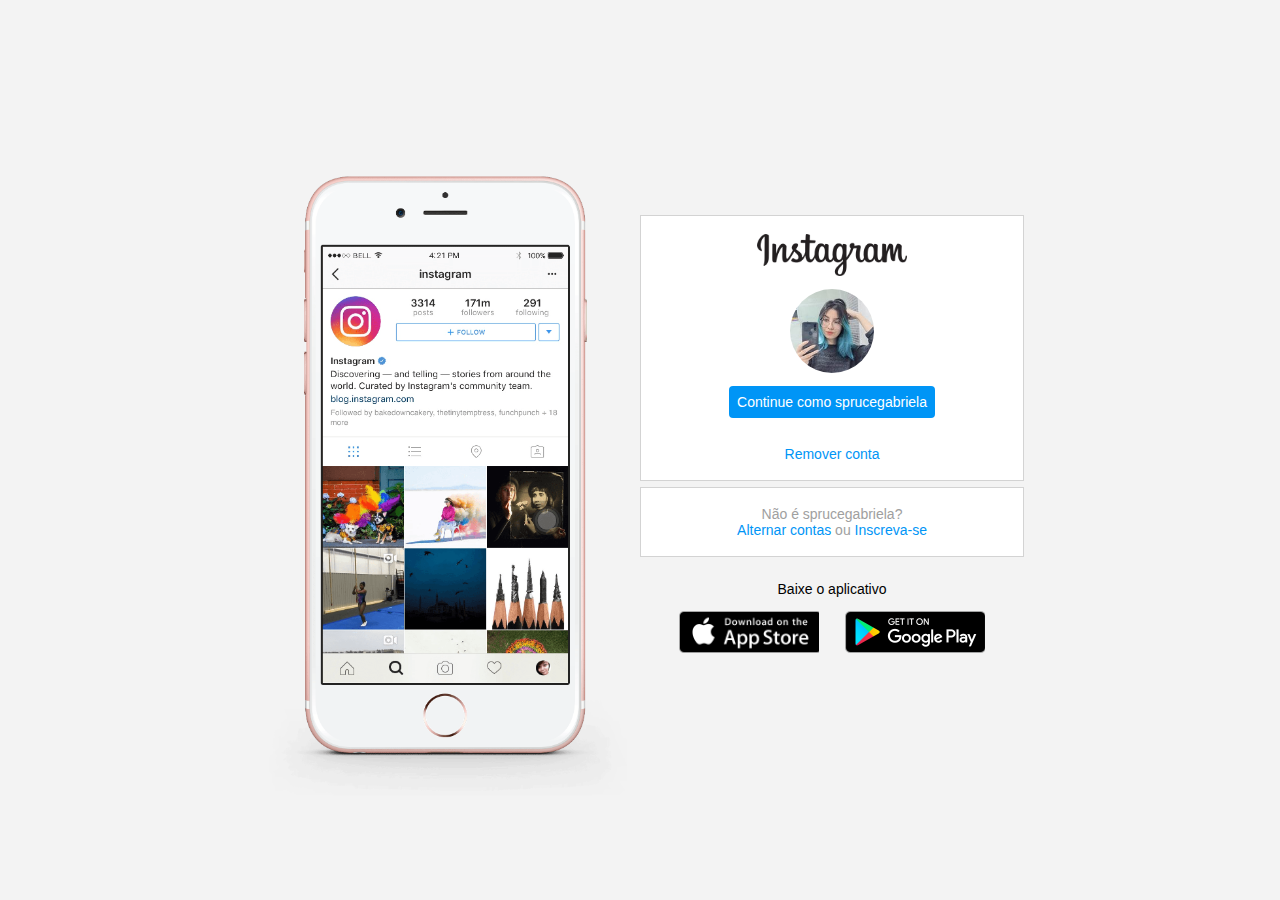
<file: instagram-dio-master/index.html>
<!DOCTYPE html>
<html lang="en">
<head>
    <meta charset="UTF-8">
    <meta name="viewport" content="width=device-width, initial-scale=1.0">
    <link rel="stylesheet" href="style.css">
    <title>Instagram</title>
</head>
<body>
    <div class="instagram-wrapper">
        <div class="instagram-phone">
            <img src="./img/instagram-celular.png" alt="celular">
        </div>
        <div class="instagram-continue">
            <div class="group">
                <img src="./img/instagram-logo.png" class="instagram-logo" alt="instagram logo">
                <div class="profile-photo">
                    <img src="./img/perfil-instagram.jpg" alt="foto de perfil">
                </div>
                <a href="#" class="instagram-login">Continue como sprucegabriela</a>
                <a href="#" class="instagram-logout">Remover conta</a>
            </div>
            <div class="group">
                <p class="not-account">Não é sprucegabriela?</p>
                <p class="not-account">
                    <span class="link-blue">Alternar contas</span>
                    ou
                    <span class="link-blue">Inscreva-se</span>
                </p>
            </div>
            <div class="get-the-app">
                <p class="get-app">Baixe o aplicativo</p>
                <div class="download">
                    <a href="#" class="app-download"></a>
                    <a href="#" class="app-download"></a>
                </div>
            </div>
        </div>
    </div>
</body>
</html>
</file>
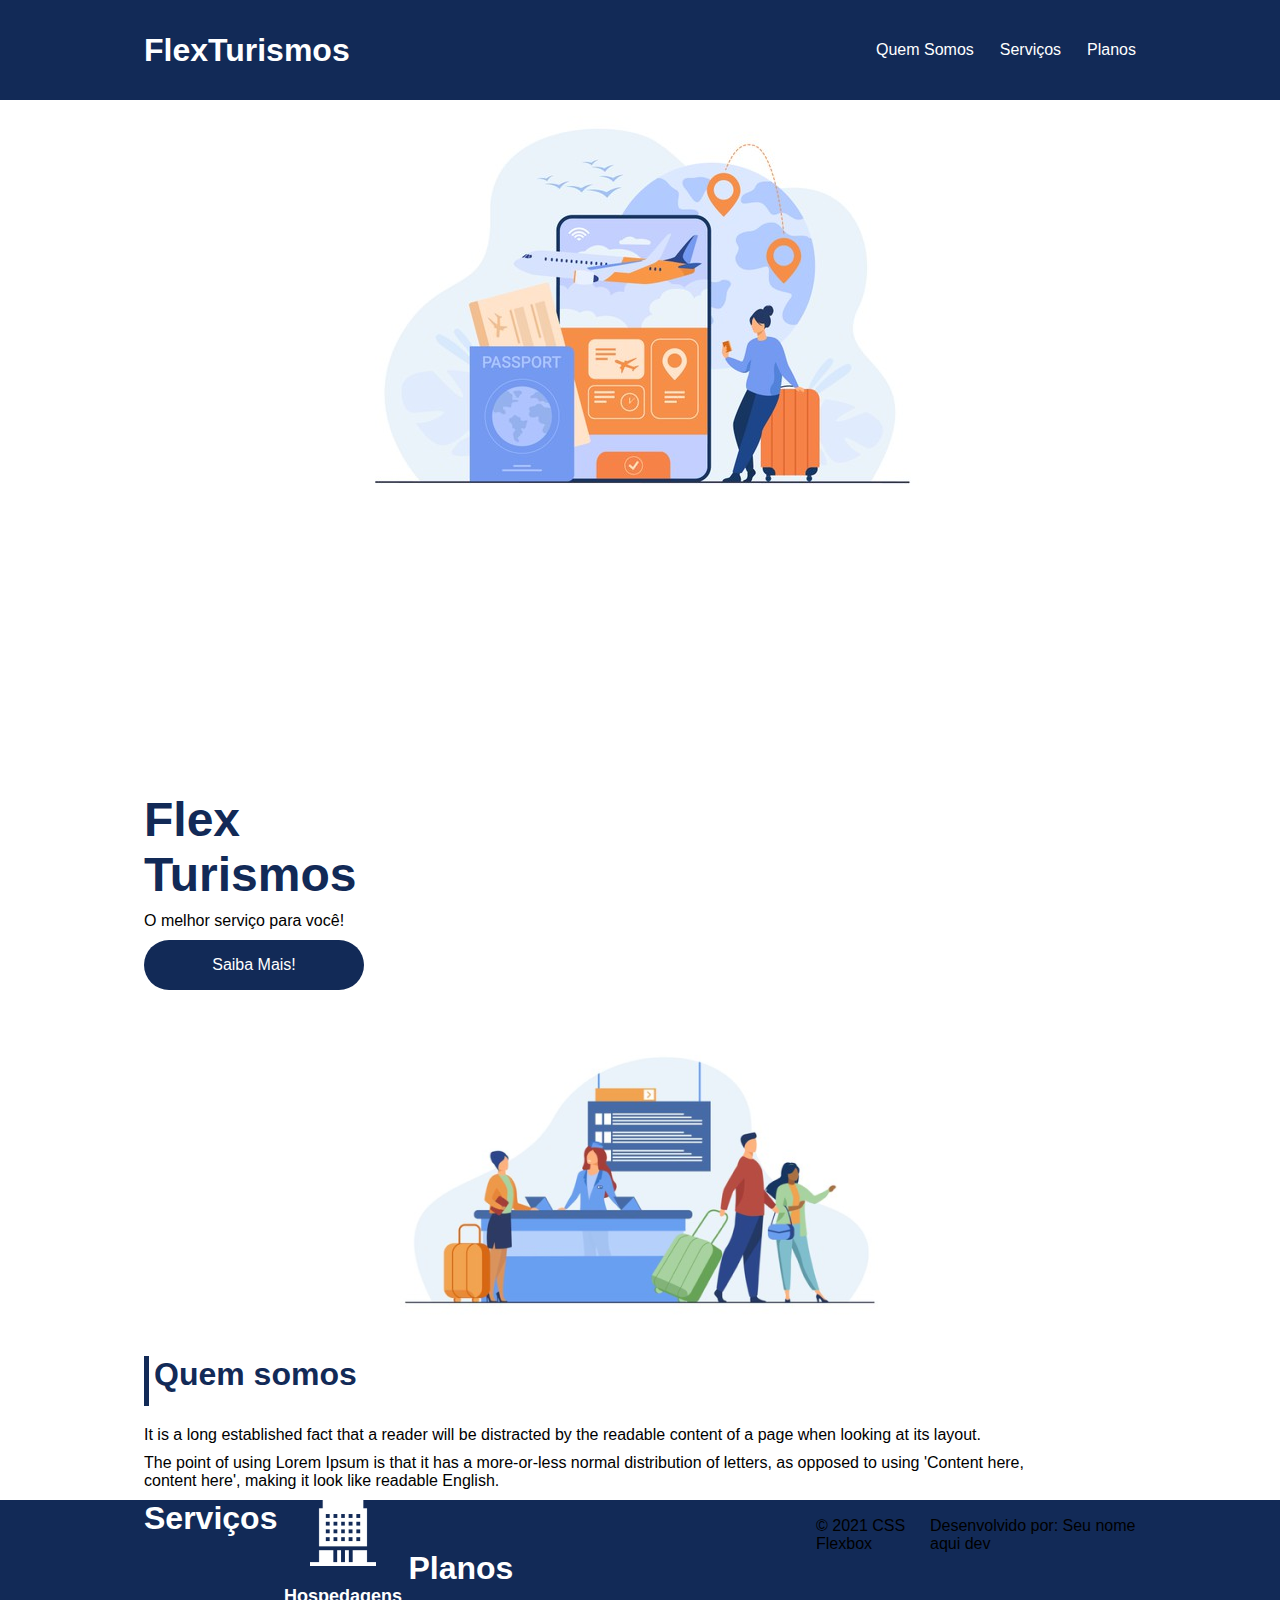
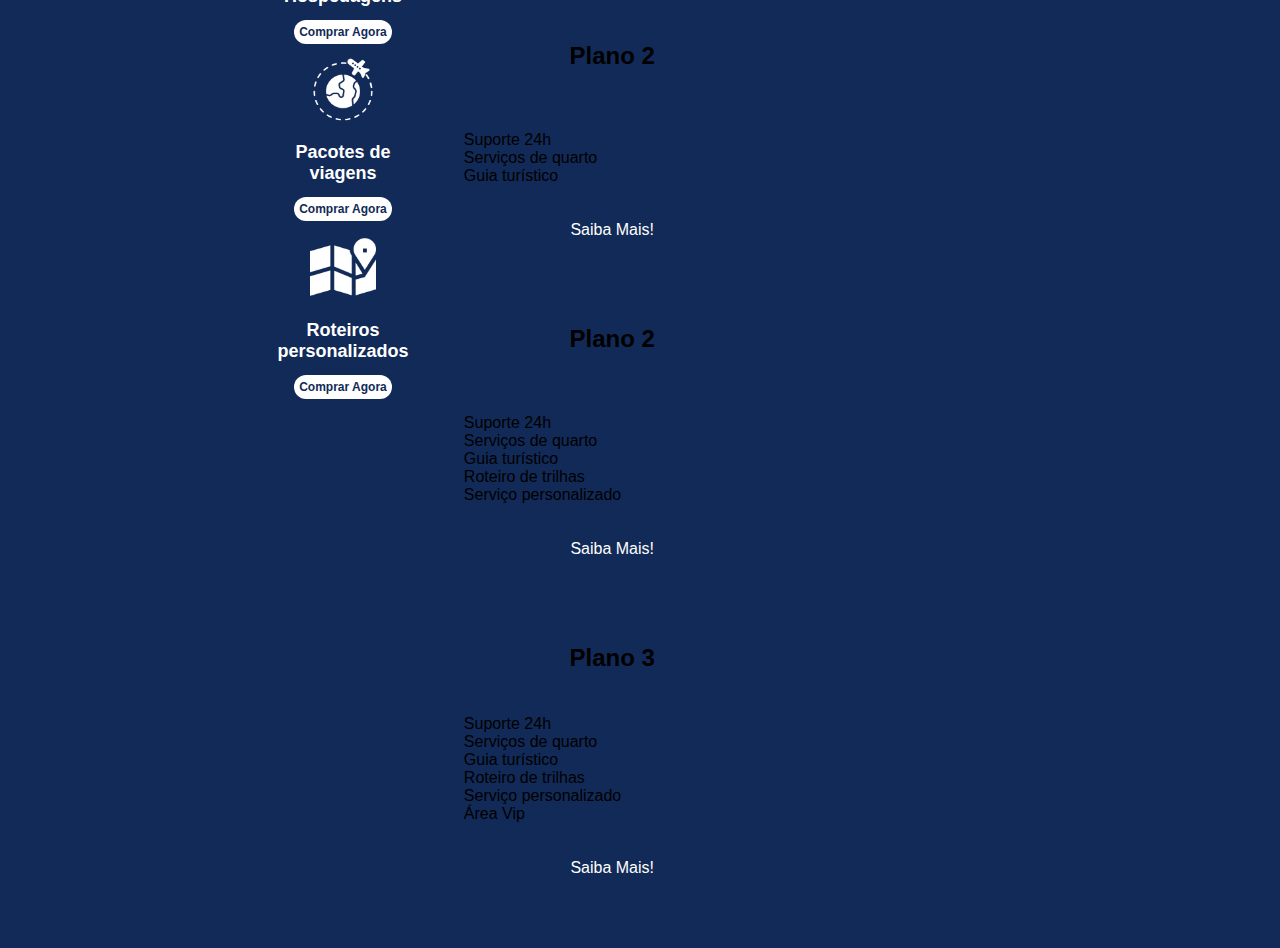
<file: HTML/project-flexbox-dio-master/project-flexbox-dio-master/flex-projeto/index.html>
<!DOCTYPE html>
<html lang="pt-br">
<head>
    <meta charset="UTF-8">
    <meta name="viewport" content="width=device-width, initial-scale=1.0">
    <title>Flex Turismos</title>
    <link rel="stylesheet" href="./style.css">
</head>
<body>
    <header>
        <div class="flex-container menu">
        <div><h1>FlexTurismos</h1></div>
        <ul class="list-items">
            <li><a href="#quem-somos">Quem Somos</a></li>
            <li><a href="#servicos">Serviços</a></li>
            <li><a href="#planos">Planos</a></li>
        </div>
            </ul>
        </ul>
    </header>

    <div class="flex-container apresentacao">
    <div class="texto-apresentacao">
            <h1>Flex <br>Turismos</h1>
            <p>O melhor serviço para você!</p>
            <a href="" class="btn">Saiba Mais!</a>
        </div>

        <div>
            <div><img src="./images/0-main.png" alt="banner de apresentação"></div>
        </div>
    </div>

    <div>
        <div class="flex-container" id="quem-somos">
     
        <div>
            <h2>Quem somos</h2>
            <p>It is a long established fact that a reader will be distracted by the readable content of a page when looking at its layout. </p>
            <p>The point of using Lorem Ipsum is that it has a more-or-less normal distribution of letters, as opposed to using 'Content here, content here', making it look like readable English.</p>
        </div>
        <div><img src="./images/1-quem-somos.png" alt="balcão de atendimento">
    </div>
    </div>

    <div class="container-externo">
    <div class="flex-container" id="servicos">
        <div>
            <h2>Serviços</h2>
        </div>

        <div>
            <div class="list-servicos">
                <div class="item-servico">
                <div><img src="./images/icon-2.png" alt="hospedagens"></div>
                <p>Hospedagens</p>
                <a href="#">Comprar Agora</a>
            </div>

            <div class="item-servico">
               <div><img src="./images/icon-1.png" alt="pacote de viagens"></div>
               <p>Pacotes de viagens</p>
               <a href="#">Comprar Agora</a>
            </div>

            <div class="item-servico">
                <div><img src="./images/icon-3.png" alt="roteiros personalizados"></div>
                <p>Roteiros personalizados</p>
                <a href="#">Comprar Agora</a>
            </div>

        </div>
    </div>

    <div class="flex-container" id="planos">

        <div><h2>Planos</h2></div>
<div class="list-planos">
        <div class="item-plano">
            <h3>Plano 2</h3>
            <br>
            <ul>
                <li>Suporte 24h</li>
                <li>Serviços de quarto</li>
                <li>Guia turístico</li>
            </ul>
            <a href="#" class="btn">Saiba Mais!</a>
        </div>

        <div class="item-plano">
            <h3>Plano 2</h3>
            <br>
            <ul>
                <li>Suporte 24h</li>
                <li>Serviços de quarto</li>
                <li>Guia turístico</li>
                <li>Roteiro de trilhas</li>
                <li>Serviço personalizado</li>
            </ul>
            <a href="#" class="btn">Saiba Mais!</a>
        </div>

        <div class="item-plano">
            <h3>Plano 3</h3>
            <ul>
                <li>Suporte 24h</li>
                <li>Serviços de quarto</li>
                <li>Guia turístico</li>
                <li>Roteiro de trilhas</li>
                <li>Serviço personalizado</li>
                <li>Área Vip</li>
            </ul>
            <a href="#" class="btn">Saiba Mais!</a>
        </div>
    </div>
</div>

    <footer>
        <div class="flex-container">
        <p>&copy; 2021 CSS Flexbox</p>
        <p>Desenvolvido por: Seu nome aqui dev</p>
        </div>
    </footer>
</body>
</html>
</file>
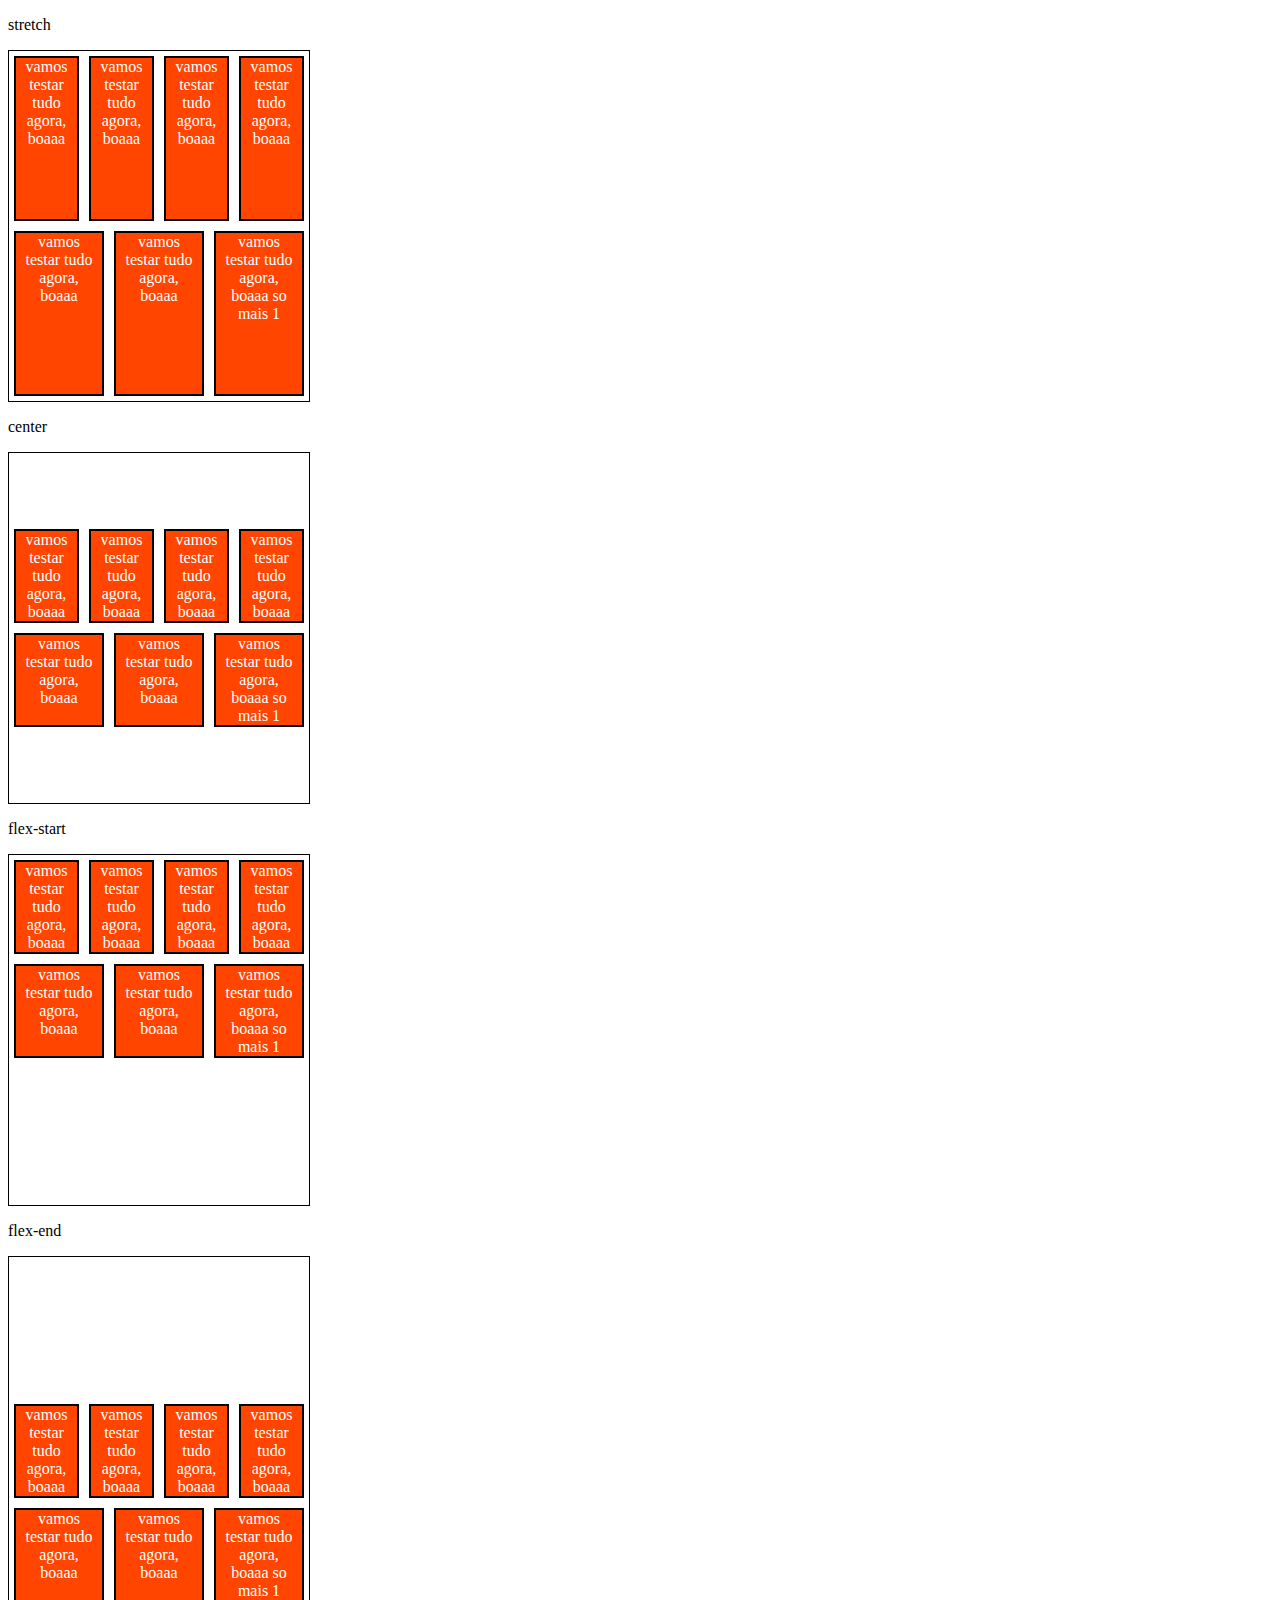
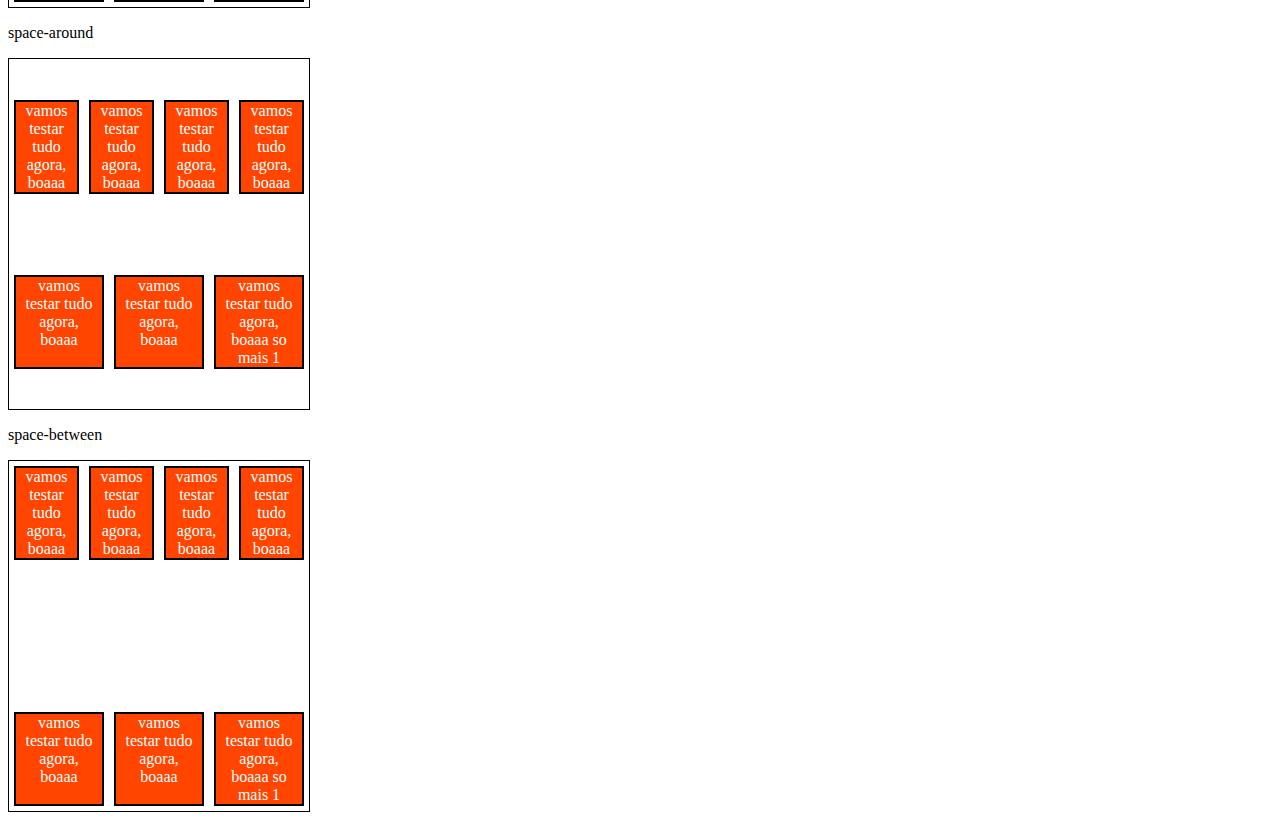
<file: HTML/align-content.html>
<!DOCTYPE html>
<html lang="en">
<head>
    <meta charset="UTF-8">
    <meta http-equiv="X-UA-Compatible" content="IE=edge">
    <meta name="viewport" content="width=device-width, initial-scale=1.0">
    <title>Fundamentos - align content</title>

    <style>
.container{
    height: 350px;
    max-width: 300px;
    display: flex;
    flex-wrap: wrap;
    border: 1px solid black;
}
.item{
    background-color: orangered;
    padding: 0 5px;
    margin: 5px;
    flex: 1;
    text-align: center;
    color: white;
    border: 2px solid black;

}
.stretch{
    align-content: stretch;
}
.center{
    align-content: center;
}
.flex-start{
    align-content: flex-start;
}
.flex-end{
    align-content: flex-end;
}
.space-around{
    align-content: space-around;
}
.space-between{
    align-content: space-between;
}
    </style>
</head>
<body>
    <p>stretch</p>
    <div class="container stretch">
    <div class="item">vamos testar tudo agora, boaaa</div>
    <div class="item">vamos testar tudo agora, boaaa</div>
    <div class="item">vamos testar tudo agora, boaaa</div>
    <div class="item">vamos testar tudo agora, boaaa</div>
    <div class="item">vamos testar tudo agora, boaaa</div>
    <div class="item">vamos testar tudo agora, boaaa</div>
    <div class="item">vamos testar tudo agora, boaaa so mais 1</div>
    </div>
    
    <p>center</p>
    <div class="container center">
    <div class="item">vamos testar tudo agora, boaaa</div>
    <div class="item">vamos testar tudo agora, boaaa</div>
    <div class="item">vamos testar tudo agora, boaaa</div>
    <div class="item">vamos testar tudo agora, boaaa</div>
    <div class="item">vamos testar tudo agora, boaaa</div>
    <div class="item">vamos testar tudo agora, boaaa</div>
    <div class="item">vamos testar tudo agora, boaaa so mais 1</div>
    </div>

    <p>flex-start</p>
    <div class="container flex-start">
    <div class="item">vamos testar tudo agora, boaaa</div>
    <div class="item">vamos testar tudo agora, boaaa</div>
    <div class="item">vamos testar tudo agora, boaaa</div>
    <div class="item">vamos testar tudo agora, boaaa</div>
    <div class="item">vamos testar tudo agora, boaaa</div>
    <div class="item">vamos testar tudo agora, boaaa</div>
    <div class="item">vamos testar tudo agora, boaaa so mais 1</div>
    </div>

    <p>flex-end</p>
    <div class="container flex-end">
    <div class="item">vamos testar tudo agora, boaaa</div>
    <div class="item">vamos testar tudo agora, boaaa</div>
    <div class="item">vamos testar tudo agora, boaaa</div>
    <div class="item">vamos testar tudo agora, boaaa</div>
    <div class="item">vamos testar tudo agora, boaaa</div>
    <div class="item">vamos testar tudo agora, boaaa</div>
    <div class="item">vamos testar tudo agora, boaaa so mais 1</div>
    </div>

    <p>space-around</p>
    <div class="container space-around">
    <div class="item">vamos testar tudo agora, boaaa</div>
    <div class="item">vamos testar tudo agora, boaaa</div>
    <div class="item">vamos testar tudo agora, boaaa</div>
    <div class="item">vamos testar tudo agora, boaaa</div>
    <div class="item">vamos testar tudo agora, boaaa</div>
    <div class="item">vamos testar tudo agora, boaaa</div>
    <div class="item">vamos testar tudo agora, boaaa so mais 1</div>
    </div>

    <p>space-between</p>
    <div class="container space-between">
    <div class="item">vamos testar tudo agora, boaaa</div>
    <div class="item">vamos testar tudo agora, boaaa</div>
    <div class="item">vamos testar tudo agora, boaaa</div>
    <div class="item">vamos testar tudo agora, boaaa</div>
    <div class="item">vamos testar tudo agora, boaaa</div>
    <div class="item">vamos testar tudo agora, boaaa</div>
    <div class="item">vamos testar tudo agora, boaaa so mais 1</div>
    </div>
</body>
</html>
</file>
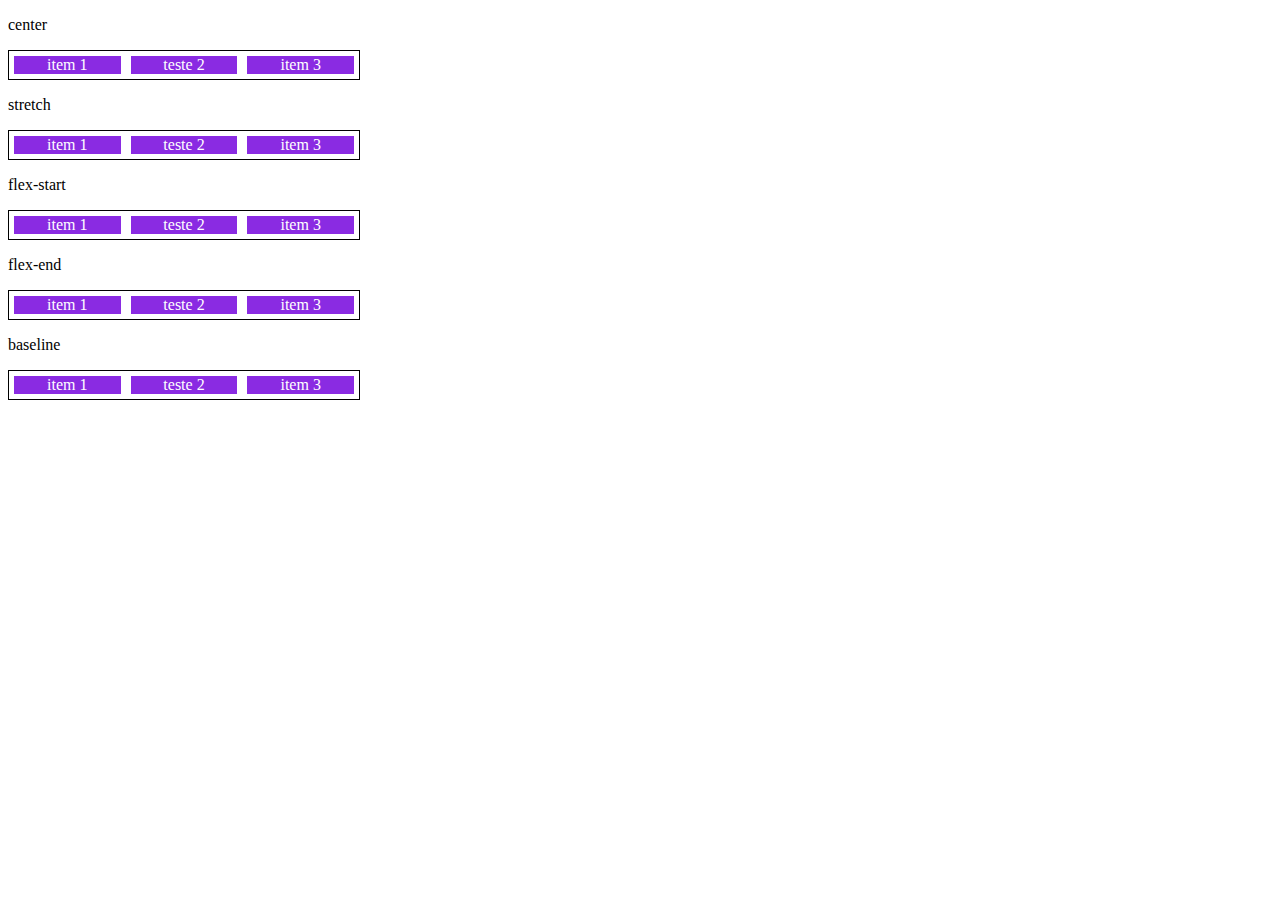
<file: HTML/align-item.html>
<!DOCTYPE html>
<html lang="en">
<head>
    <meta charset="UTF-8">
    <meta http-equiv="X-UA-Compatible" content="IE=edge">
    <meta name="viewport" content="width=device-width, initial-scale=1.0">
    <title>Fundamentos align-item</title>
    <style>
.container{
    max-width: 350px;
    border: 1px solid black;
    display: flex;
}
.item{
    background-color: blueviolet;
    margin: 5px;
    color: white;
    text-align: center;
    flex: 1;
}
    .center{
        align-items: center;
    }
.flex{
    flex: 1;

}
.stretch{
    align-items: stretch;
}
.start{
align-items: flex-start
}
.end{
    align-items: flex-end;
}
.baseline{
    align-items: baseline;
}
    </style>
</head>
<body>
    <p>center</p>
    <section class="container center flex">
        <div class="item">item 1</div>
        <div class="item">teste 2</div>
        <div class="item">item 3</div>
    </section>
    <p>stretch</p>
    <section class="container center stretch">
        <div class="item">item 1</div>
        <div class="item">teste 2</div>
        <div class="item">item 3</div>
    </section>
    <p>flex-start</p>
    <section class="container center start">
        <div class="item">item 1</div>
        <div class="item">teste 2</div>
        <div class="item">item 3</div>
    </section>
    <p>flex-end</p>
    <section class="container center end">
        <div class="item">item 1</div>
        <div class="item">teste 2</div>
        <div class="item">item 3</div>
    </section>
    <p>baseline</p>
    <section class="container center baseline">
        <div class="item">item 1</div>
        <div class="item">teste 2</div>
        <div class="item">item 3</div>
    </section>
</body>
</html>
</file>
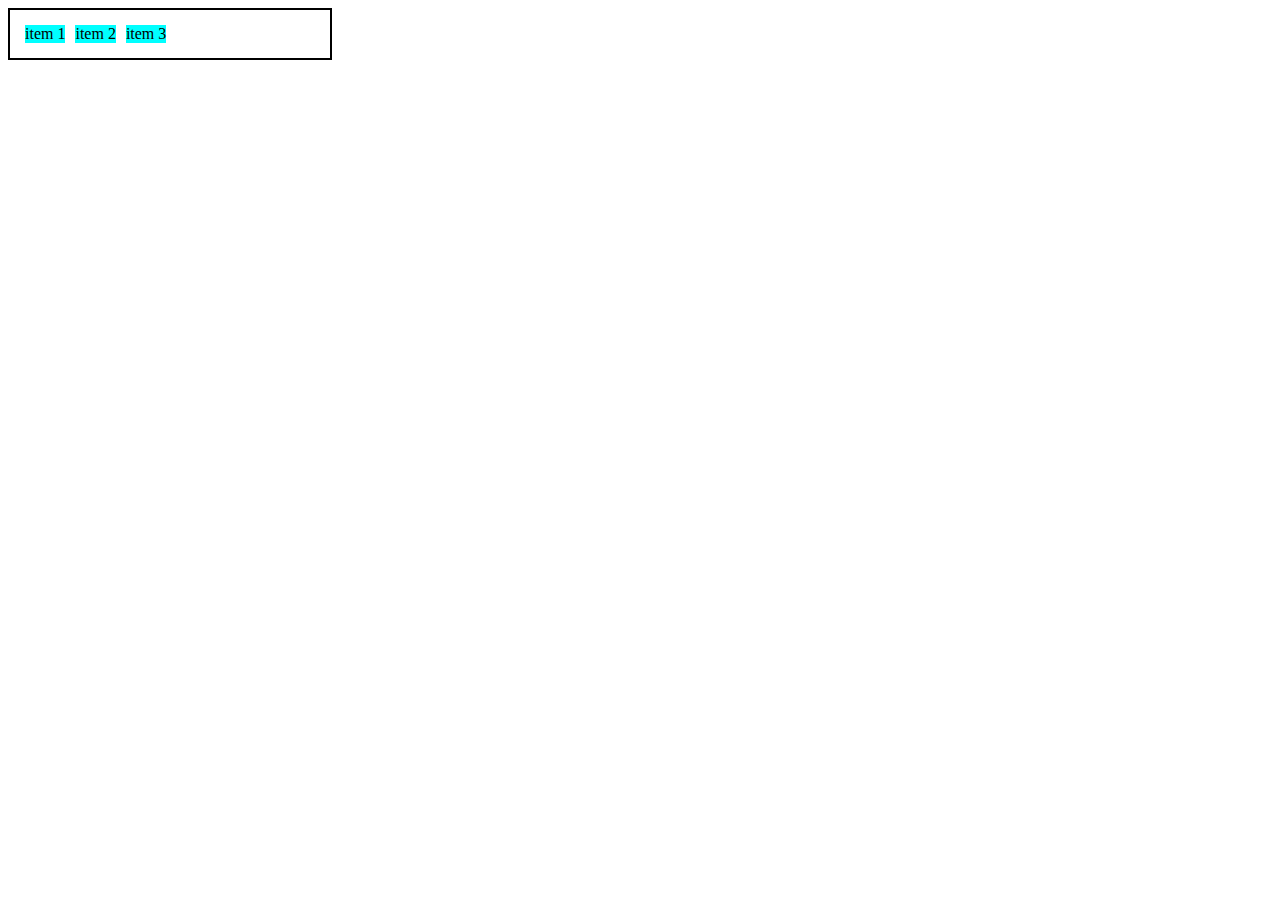
<file: HTML/display-flex.html>
<!DOCTYPE html>
<html lang="en">
<head>
    <meta charset="UTF-8">
    <meta http-equiv="X-UA-Compatible" content="IE=edge">
    <meta name="viewport" content="width=device-width, initial-scale=1.0">
    <title>Fundamentos - Display Flex</title>
    <style>
        .flex{
            max-width: 300px;
            padding: 10px;
            border: 2px solid black;
            display: flex;
        }
        .item{
            background-color: aqua;
            margin: 5px;
        }
    </style>
</head>
<body>
    <div class="flex">
        <div class="item">item 1</div>
        <div class="item">item 2</div>
            <div class="item">item 3</div>
    </div>
</body>
</html>
</file>
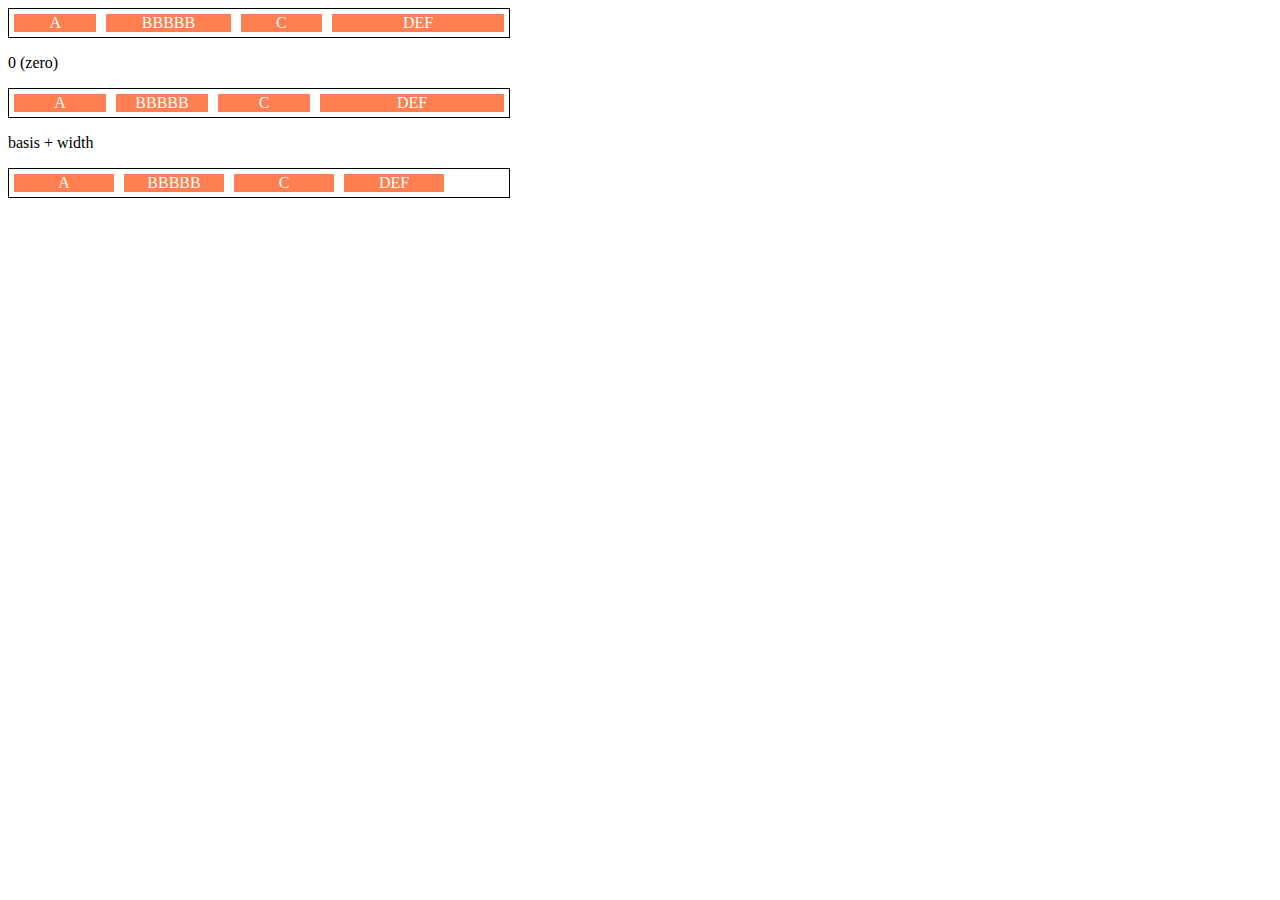
<file: HTML/flex-basis.html>
<!DOCTYPE html>
<html lang="en">
<head>
    <meta charset="UTF-8">
    <meta http-equiv="X-UA-Compatible" content="IE=edge">
    <meta name="viewport" content="width=device-width, initial-scale=1.0">
    <title>Fundamentos flex basis</title>
    <style>
        .flex-container{
            max-width: 500px;
            border: 1px solid black;
            display: flex;
        }
        .item{
            background-color: coral;
            color: white;
            text-align: center;
            margin: 5px;
        }
        .bauto{
            flex-basis: auto;
        }
        .fg-1{
            flex-grow: 1;
        }
        .fg-2{
            flex-grow: 2;
        }
        .b-0{
            flex-basis: 0;
        }
        .w100{
            flex-basis: 100px;
        }
    </style>
</head>
<body>
    <div class="flex-container">
    <div class="item bauto fg-1">A</div>
    <div class="item bauto fg-1">BBBBB</div>
    <div class="item bauto fg-1">C</div>
    <div class="item bauto fg-2">DEF</div>
    </div>

    <p> 0 (zero)</p>
    <div class="flex-container">
        <div class="item b-0 fg-1">A</div>
        <div class="item b-0 fg-1">BBBBB</div>
        <div class="item b-0 fg-1">C</div>
        <div class="item b-0 fg-2">DEF</div>
        </div>

        <p> basis + width</p>
        <div class="flex-container">
            <div class="item w100 fg-0">A</div>
            <div class="item w100 fg-0">BBBBB</div>
            <div class="item w100 fg-0">C</div>
            <div class="item w100 fg-0">DEF</div>
            </div>
</body>
</html>
</file>
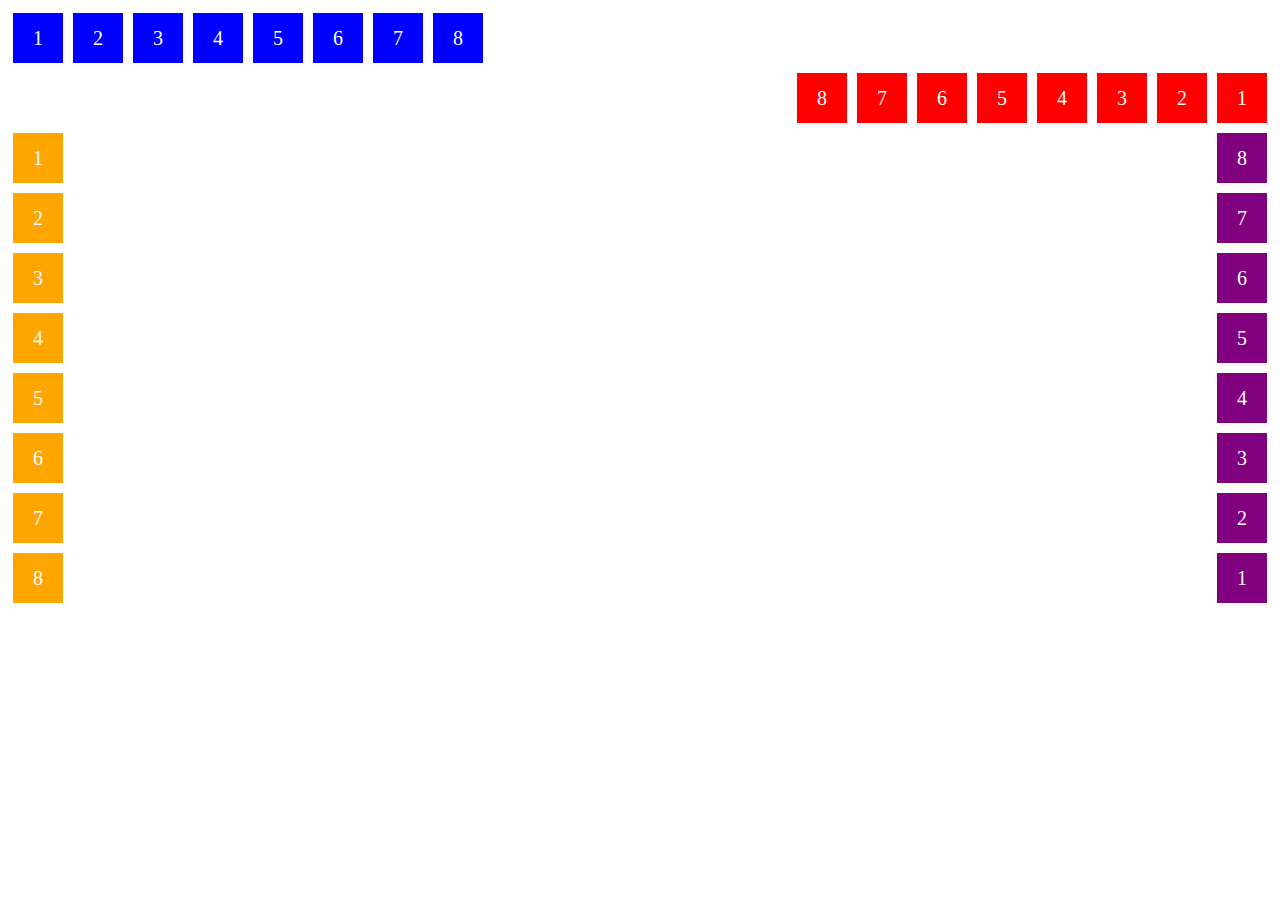
<file: HTML/flex-direction.html>
<!DOCTYPE html>
<html lang="en">
<head>
    <meta charset="UTF-8">
    <meta http-equiv="X-UA-Compatible" content="IE=edge">
    <meta name="viewport" content="width=device-width, initial-scale=1.0">
    <title>FUndamentos - Flex direction</title>
    <style>
        .flex-container{
            margin: 0;
            padding: 0;
            display: flex;
            list-style: none;
            
        }
        .flex-item{
            background: blue;
            height: 50px;
            width: 50px;
            line-height: 50px;
            font-size: 20px;
            color: white;
            text-align: center;
            margin: 5px;
        }
        .row{
            flex-direction: row;
        }
        .row-reverse{
            flex-direction: row-reverse;
        }
        .row-reverse li{
            background-color: red;
        }
        .column{
            float: left;
            flex-direction: column;
        }
        .column li{
            background: orange;
        }
        .column-reverse{
            float: right;
            flex-direction: column-reverse;
        
        }
        .column-reverse li{
            background: purple;
        }
    </style>
</head>
<body>
    <ul class="flex-container row">
        <li class="flex-item">1</li>
        <li class="flex-item">2</li>
        <li class="flex-item">3</li>
        <li class="flex-item">4</li>
        <li class="flex-item">5</li>
        <li class="flex-item">6</li>
        <li class="flex-item">7</li>
        <li class="flex-item">8</li>
    </ul>
    <ul class="flex-container row-reverse">
        <li class="flex-item">1</li>
        <li class="flex-item">2</li>
        <li class="flex-item">3</li>
        <li class="flex-item">4</li>
        <li class="flex-item">5</li>
        <li class="flex-item">6</li>
        <li class="flex-item">7</li>
        <li class="flex-item">8</li>
    </ul>
    <ul class="flex-container row column">
        <li class="flex-item">1</li>
        <li class="flex-item">2</li>
        <li class="flex-item">3</li>
        <li class="flex-item">4</li>
        <li class="flex-item">5</li>
        <li class="flex-item">6</li>
        <li class="flex-item">7</li>
        <li class="flex-item">8</li>
    </ul>
    <ul class="flex-container row column-reverse">
        <li class="flex-item">1</li>
        <li class="flex-item">2</li>
        <li class="flex-item">3</li>
        <li class="flex-item">4</li>
        <li class="flex-item">5</li>
        <li class="flex-item">6</li>
        <li class="flex-item">7</li>
        <li class="flex-item">8</li>
    </ul>
</body>
</html>
</file>
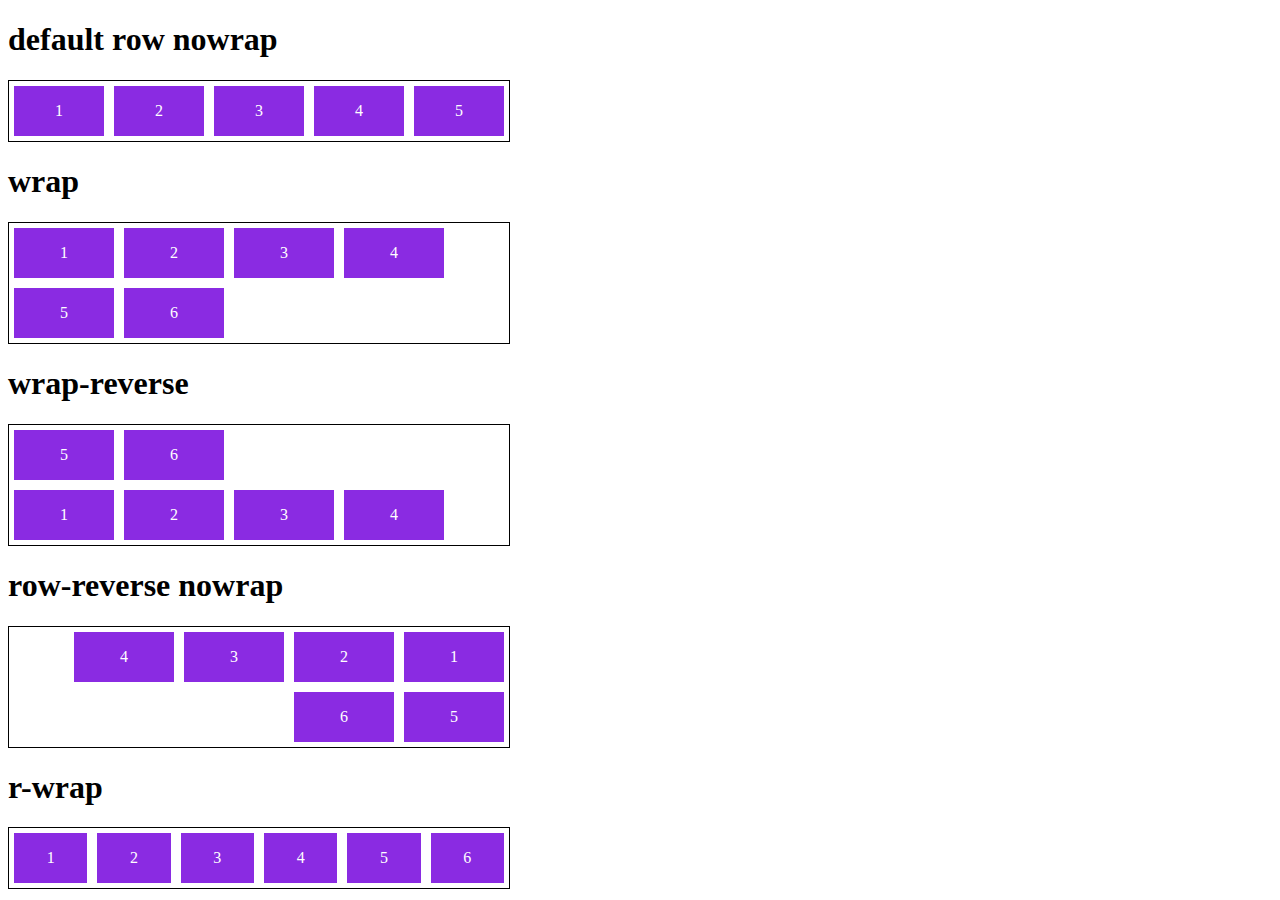
<file: HTML/flex-flow.html>
<!DOCTYPE html>
<html lang="en">
<head>
    <meta charset="UTF-8">
    <meta http-equiv="X-UA-Compatible" content="IE=edge">
    <meta name="viewport" content="width=device-width, initial-scale=1.0">
    <title>Fundamentos - Flex Flow</title>

    <style>
        .flex-container{
            display: flex;
            border: 1px solid black;
            max-width: 500px;
            margin-bottom: 10px;
        }
        .default{
            flex-flow: row nowrap;
        }
        .wrap{
            flex-flow: row wrap;
        }
        .wrap-reverse{
            flex-flow: row wrap-reverse;
        }
        .r-nowrap{
            flex-flow: row-reverse nowrap;
        }
        .item{
            background-color: blueviolet;
            margin: 5px;
            color: white;
            text-align: center;
            width: 100px;
            height: 50px;
            line-height: 50px;
        }
        .r-nowrap{
            flex-flow: row-reverse wrap;
        }

    </style>
</head>
<body>
    <h1>default row nowrap</h1>
    <div class="flex-container default">
        <div class="item">1</div>
        <div class="item">2</div>
        <div class="item">3</div>
        <div class="item">4</div>
        <div class="item">5</div>
    </div>
    <h1>wrap</h1>
    <div class="flex-container wrap">
        <div class="item">1</div>
        <div class="item">2</div>
        <div class="item">3</div>
        <div class="item">4</div>
        <div class="item">5</div>
        <div class="item">6</div>
    </div>
    <h1>wrap-reverse</h1>
    <div class="flex-container wrap-reverse">
        <div class="item">1</div>
        <div class="item">2</div>
        <div class="item">3</div>
        <div class="item">4</div>
        <div class="item">5</div>
        <div class="item">6</div>
    </div>
    <h1>row-reverse nowrap</h1>
    <div class="flex-container r-nowrap">
        <div class="item">1</div>
        <div class="item">2</div>
        <div class="item">3</div>
        <div class="item">4</div>
        <div class="item">5</div>
        <div class="item">6</div>
    </div>
    <h1>r-wrap</h1>
    <div class="flex-container r-wrap">
        <div class="item">1</div>
        <div class="item">2</div>
        <div class="item">3</div>
        <div class="item">4</div>
        <div class="item">5</div>
        <div class="item">6</div>
    </div>
</body>
</html>
</file>
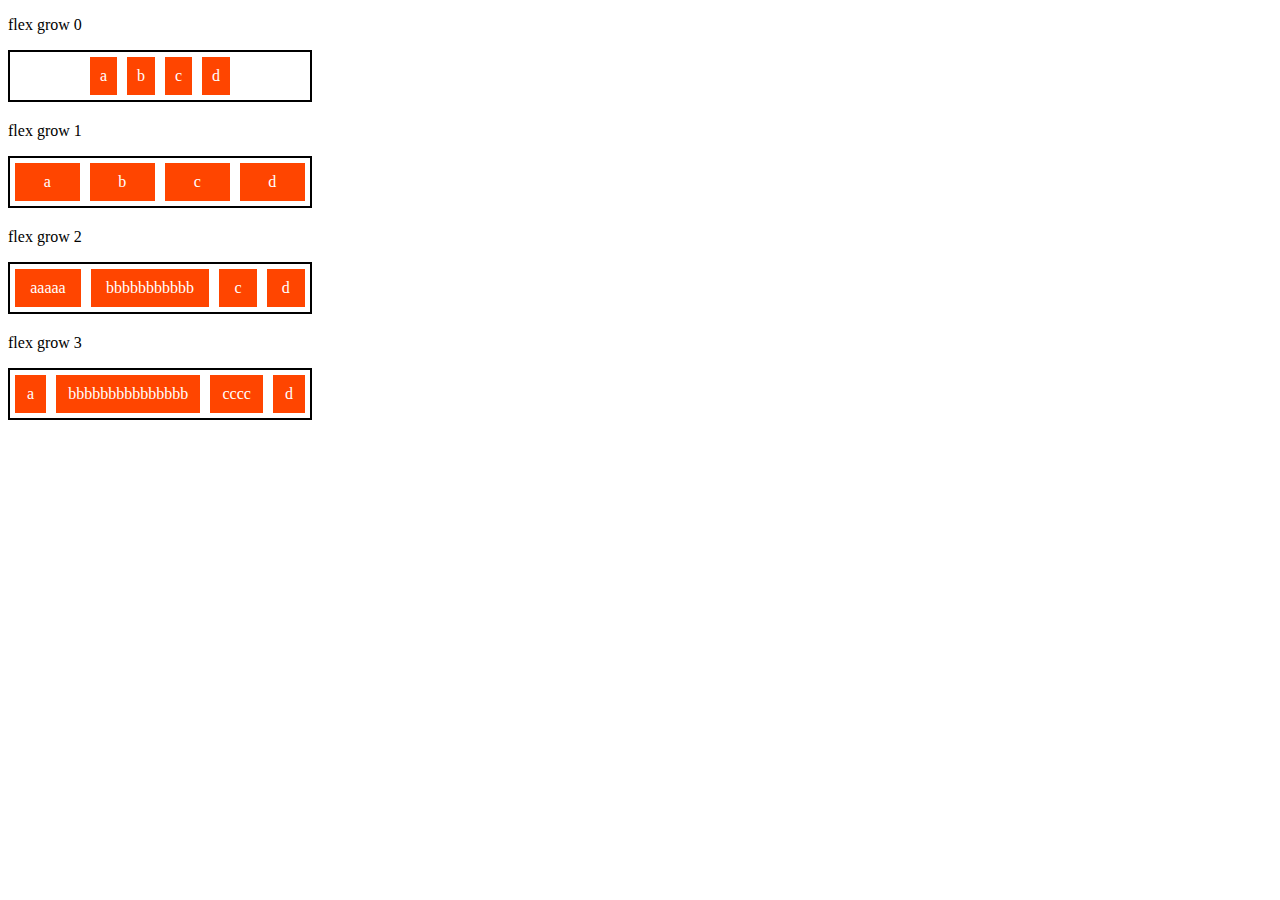
<file: HTML/flex-grow.html>
<!DOCTYPE html>
<html lang="en">
<head>
    <meta charset="UTF-8">
    <meta http-equiv="X-UA-Compatible" content="IE=edge">
    <meta name="viewport" content="width=device-width, initial-scale=1.0">
    <title>Fundamentos - flex grow</title>
    <style>
.flex-container{
    display: flex;
    border: 2px solid black;
    max-width: 300px;
    margin-bottom: 20px;
    justify-content: center;

}
.item{
    background-color: orangered;
    margin: 5px;
    padding: 10px;
    text-align: center;
    color: white;

}
.fg-0{
    flex-grow: 0;
}
.fg-1{
    flex-grow: 1;
}
.fg-2{
    flex-grow: 2;
}
.fg-3{
    flex-grow: 3;
}
    </style>
</head>
<body>
    <p>flex grow 0</p>
    <div class="flex-container">
<div class="item fg-0">a</div>
<div class="item fg-0">b</div>
<div class="item fg-0">c</div>
<div class="item fg-0">d</div>
    </div>
<p>flex grow 1</p>
<div class="flex-container">
        <div class="item fg-1">a</div>
        <div class="item fg-1">b</div>
        <div class="item fg-1">c</div>
        <div class="item fg-1">d</div>
            </div>
<p>flex grow 2</p>
<div class="flex-container">
                <div class="item fg-2">aaaaa</div>
                <div class="item fg-2">bbbbbbbbbbb</div>
                <div class="item fg-2">c</div>
                <div class="item fg-2">d</div>
                    </div>
<P>flex grow 3</P>
<div class="flex-container">
                        <div class="item fg-3">a</div>
                        <div class="item fg-3">bbbbbbbbbbbbbbb</div>
                        <div class="item fg-3">cccc</div>
                        <div class="item fg-3">d</div>
                            </div>
</body>
</html>
</file>
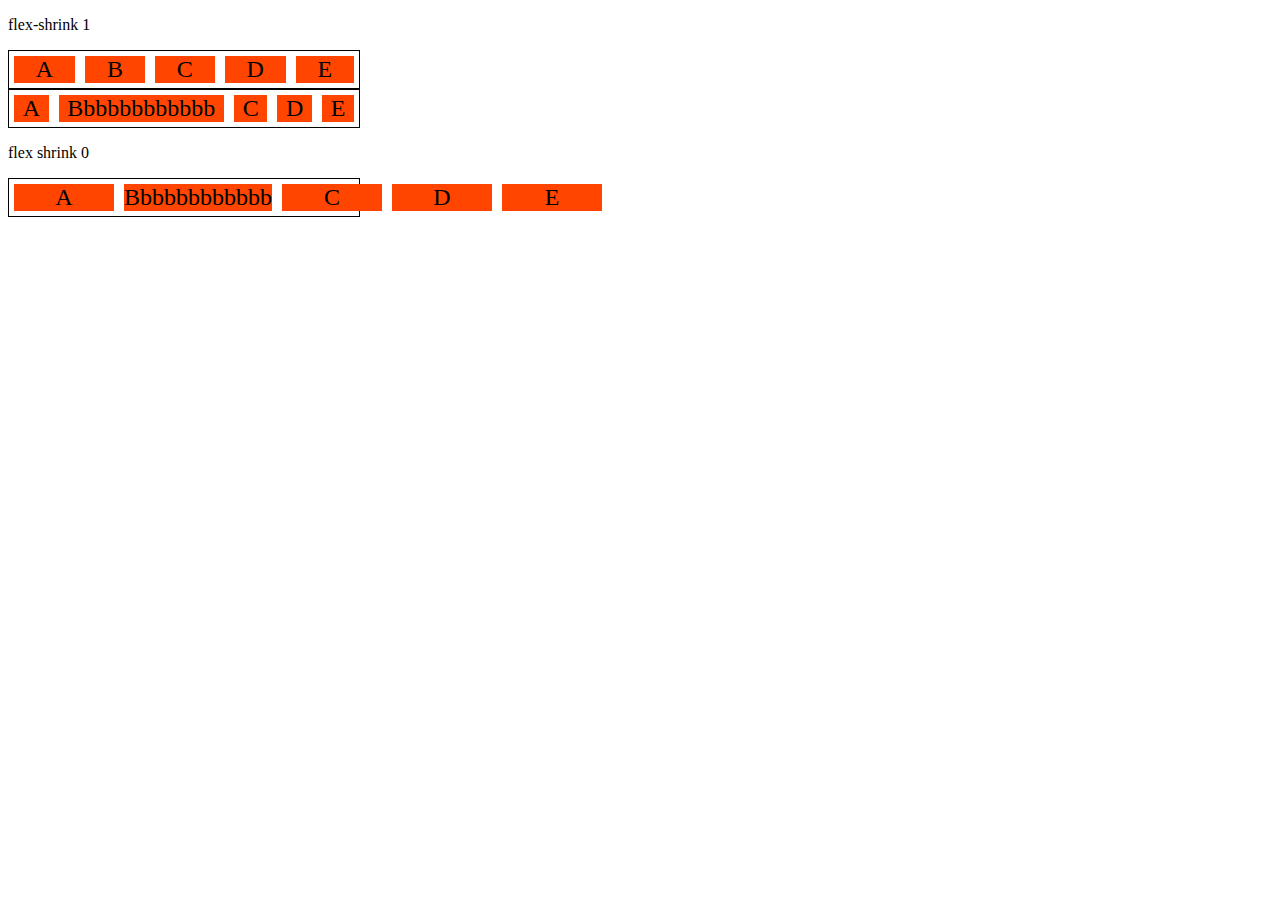
<file: HTML/flex-shrink.html>
<!DOCTYPE html>
<html lang="en">
<head>
    <meta charset="UTF-8">
    <meta http-equiv="X-UA-Compatible" content="IE=edge">
    <meta name="viewport" content="width=device-width, initial-scale=1.0">
    <title>Fundamentos - flex shrink</title>
    <style>
       .flex-container{
display: flex;
border: 1px solid black;
max-width: 350px;
       } 
       .item{
        background-color: orangered;
        font-size: 24px;
        text-align: center;
        margin: 5px;
       }
       .s-1{
        flex-shrink: 1;
       }
       .fg-1{
        flex-grow: 1;
       }
       .s-0{
        flex-shrink: 0;
        flex-basis: 100px;
       }
    </style>
</head>
<body>
    <p> flex-shrink 1</p>
    <div class="flex-container">
        <div class="item s-1 fg-1">A</div>
        <div class="item s-1 fg-1">B</div>
        <div class="item s-1 fg-1">C</div>
        <div class="item s-1 fg-1">D</div>
        <div class="item s-1 fg-1">E</div>

    </div>
    <div class="flex-container">
        <div class="item s-1 fg-1">A</div>
        <div class="item s-1 fg-1">Bbbbbbbbbbbb</div>
        <div class="item s-1 fg-1">C</div>
        <div class="item s-1 fg-1">D</div>
        <div class="item s-1 fg-1">E</div>
        </div>
        <p> flex shrink 0</p>
        <div class="flex-container">
            <div class="item s-0 fg-1">A</div>
            <div class="item s-0 fg-1">Bbbbbbbbbbbb</div>
            <div class="item s-0 fg-1">C</div>
            <div class="item s-0 fg-1">D</div>
            <div class="item s-0 fg-1">E</div>
            </div>
</body>
</html>
</file>
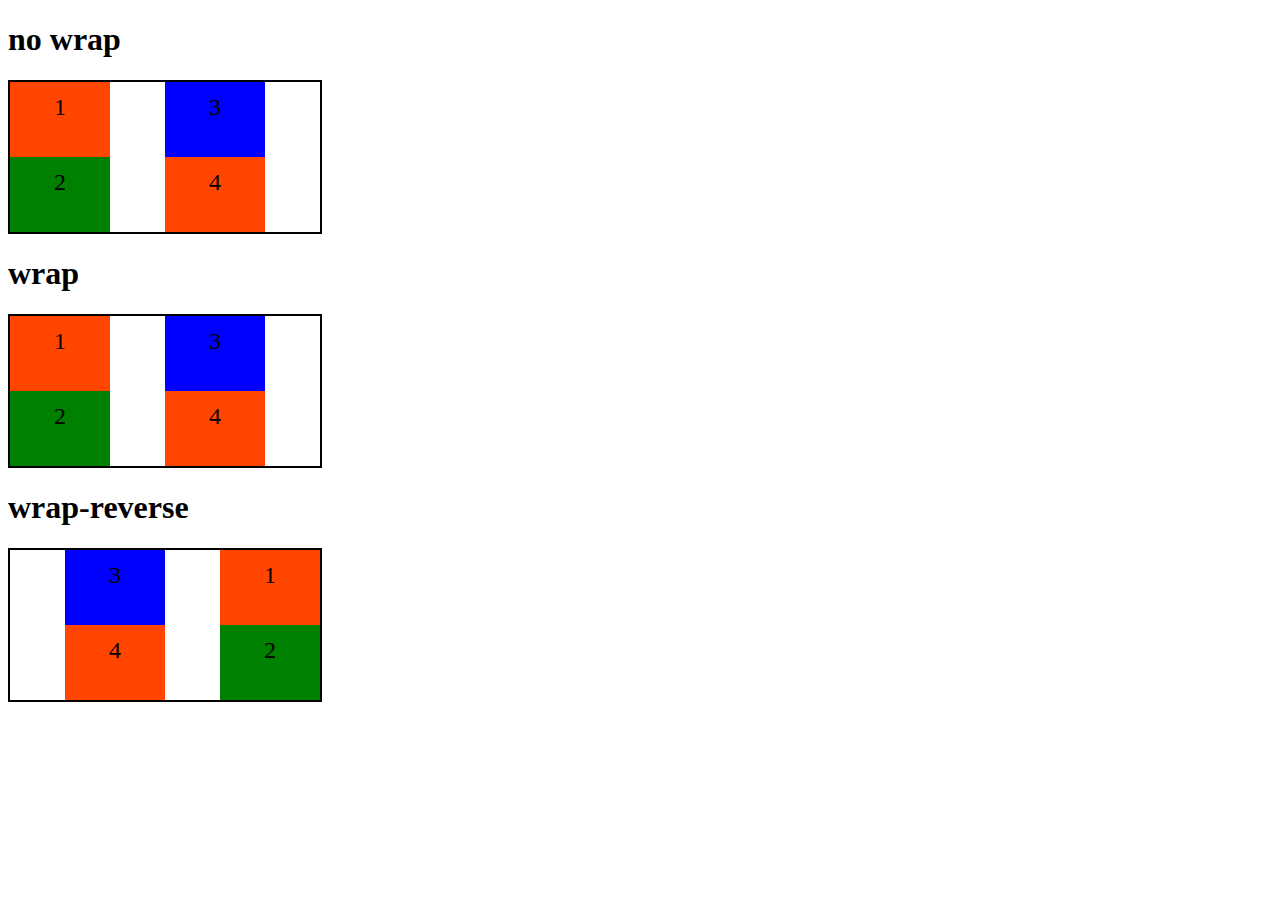
<file: HTML/flex-wrap.html>
<!DOCTYPE html>
<html lang="en">
<head>
    <meta charset="UTF-8">
    <meta http-equiv="X-UA-Compatible" content="IE=edge">
    <meta name="viewport" content="width=device-width, initial-scale=1.0">
    <title>Fundamentos - flex wrap</title>

    <style>
        .flex-container{
            display: flex;
            border: 2px solid black;
            max-width: 310px;
            flex-direction: column;
            height: 150px;
        }
        .item{
            font-size: 24px;
            height: 50%;
            text-align: center;
            width: 100px;
            line-height: 50px;
        }
        .nowrap{
            flex-wrap: nowrap;
        }
        .wrap{
            flex-wrap: wrap;
        }
        .blue{
            background-color: blue;
        }
        .green{
            background-color: green;

        }
        .orange{
            background-color: orangered;
        }
        .wrap-reverse{
            flex-wrap: wrap-reverse;
        }
    </style>
</head>
<body>
    <h1> no wrap</h1>

    <div class="flex-container no wrap">
        <div class="item orange">1</div>
        <div class="item green">2</div>
        <div class="item blue">3</div>
        <div class="item orange">4</div>
    </div>
    <h1> wrap</h1>
    <div class="flex-container wrap">
        <div class="item orange">1</div>
        <div class="item green">2</div>
        <div class="item blue">3</div>
        <div class="item orange">4</div>
    </div>
    <h1> wrap-reverse</h1>
    <div class="flex-container wrap-reverse">
        <div class="item orange">1</div>
        <div class="item green">2</div>
        <div class="item blue">3</div>
        <div class="item orange">4</div>
    </div>
</body>
</html>
</file>
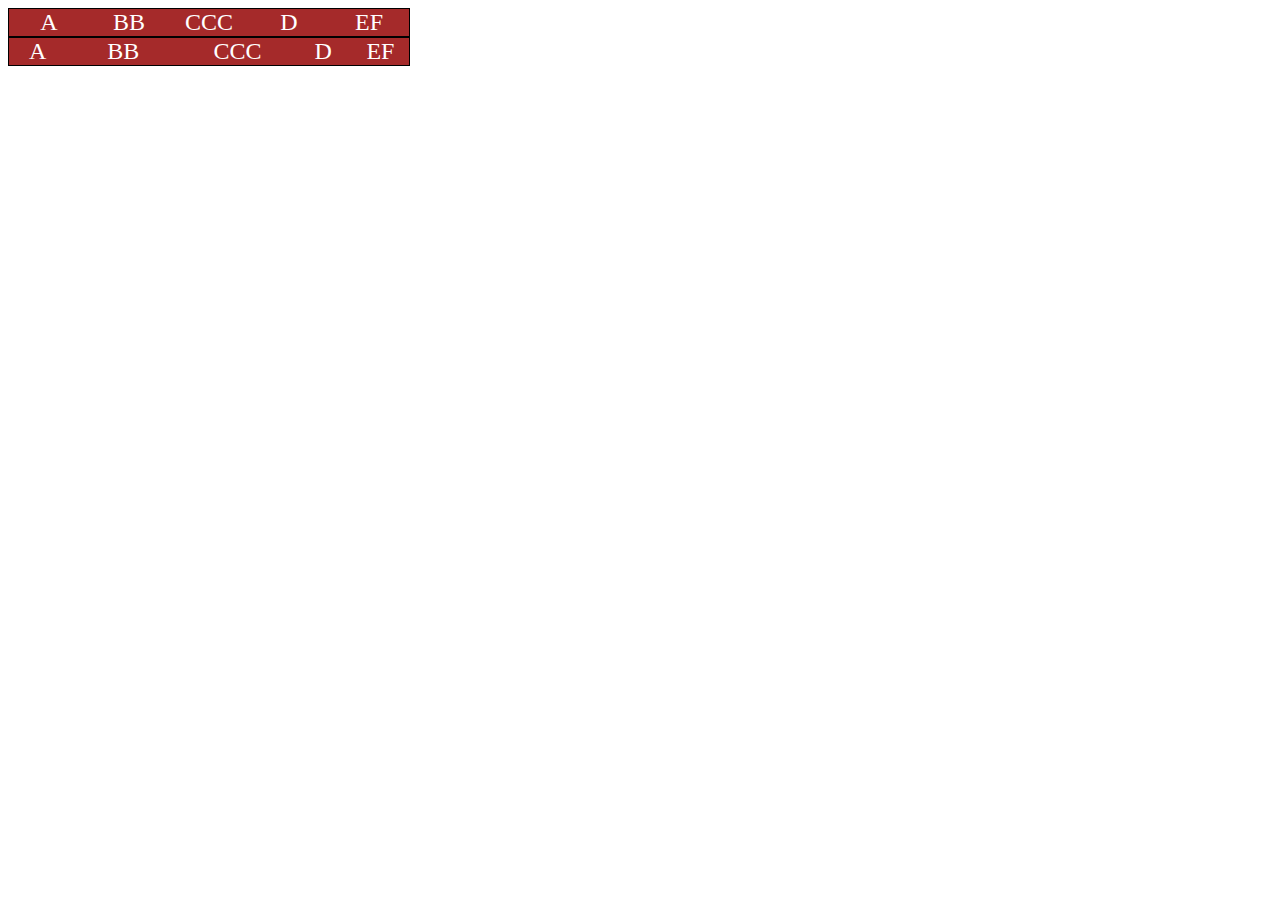
<file: HTML/flex.html>
<!DOCTYPE html>
<html lang="en">
<head>
    <meta charset="UTF-8">
    <meta http-equiv="X-UA-Compatible" content="IE=edge">
    <meta name="viewport" content="width=device-width, initial-scale=1.0">
    <title>flex</title>
    <style>
        .flex-container{
            display: flex;
            border: 1px solid black;
            max-width: 400px;
        }
        .item{
            background-color: brown;
            color: white;
            font-size: 24px;
            text-align: center;
        }
        .flex-1{
            flex: 1;
            /* grow = 1, shrink = 1, basis = 0 */
        }
        .flex-2{
            flex: 2;
            /* grow = 2, shrink = 1, basis = 0 */
        }
    </style>
</head>
<body>
    <div class="flex-container">
        <div class="item flex-1">A</div>
        <div class="item flex-1">BB</div>
        <div class="item flex-1">CCC</div>
        <div class="item flex-1">D</div>
        <div class="item flex-1">EF</div>

    </div>

    <div class="flex-container">
        <div class="item flex-1">A</div>
        <div class="item flex-2">BB</div>
        <div class="item flex-2">CCC</div>
        <div class="item flex-1">D</div>
        <div class="item flex-1">EF</div>

    </div>
</body>
</html>
</file>
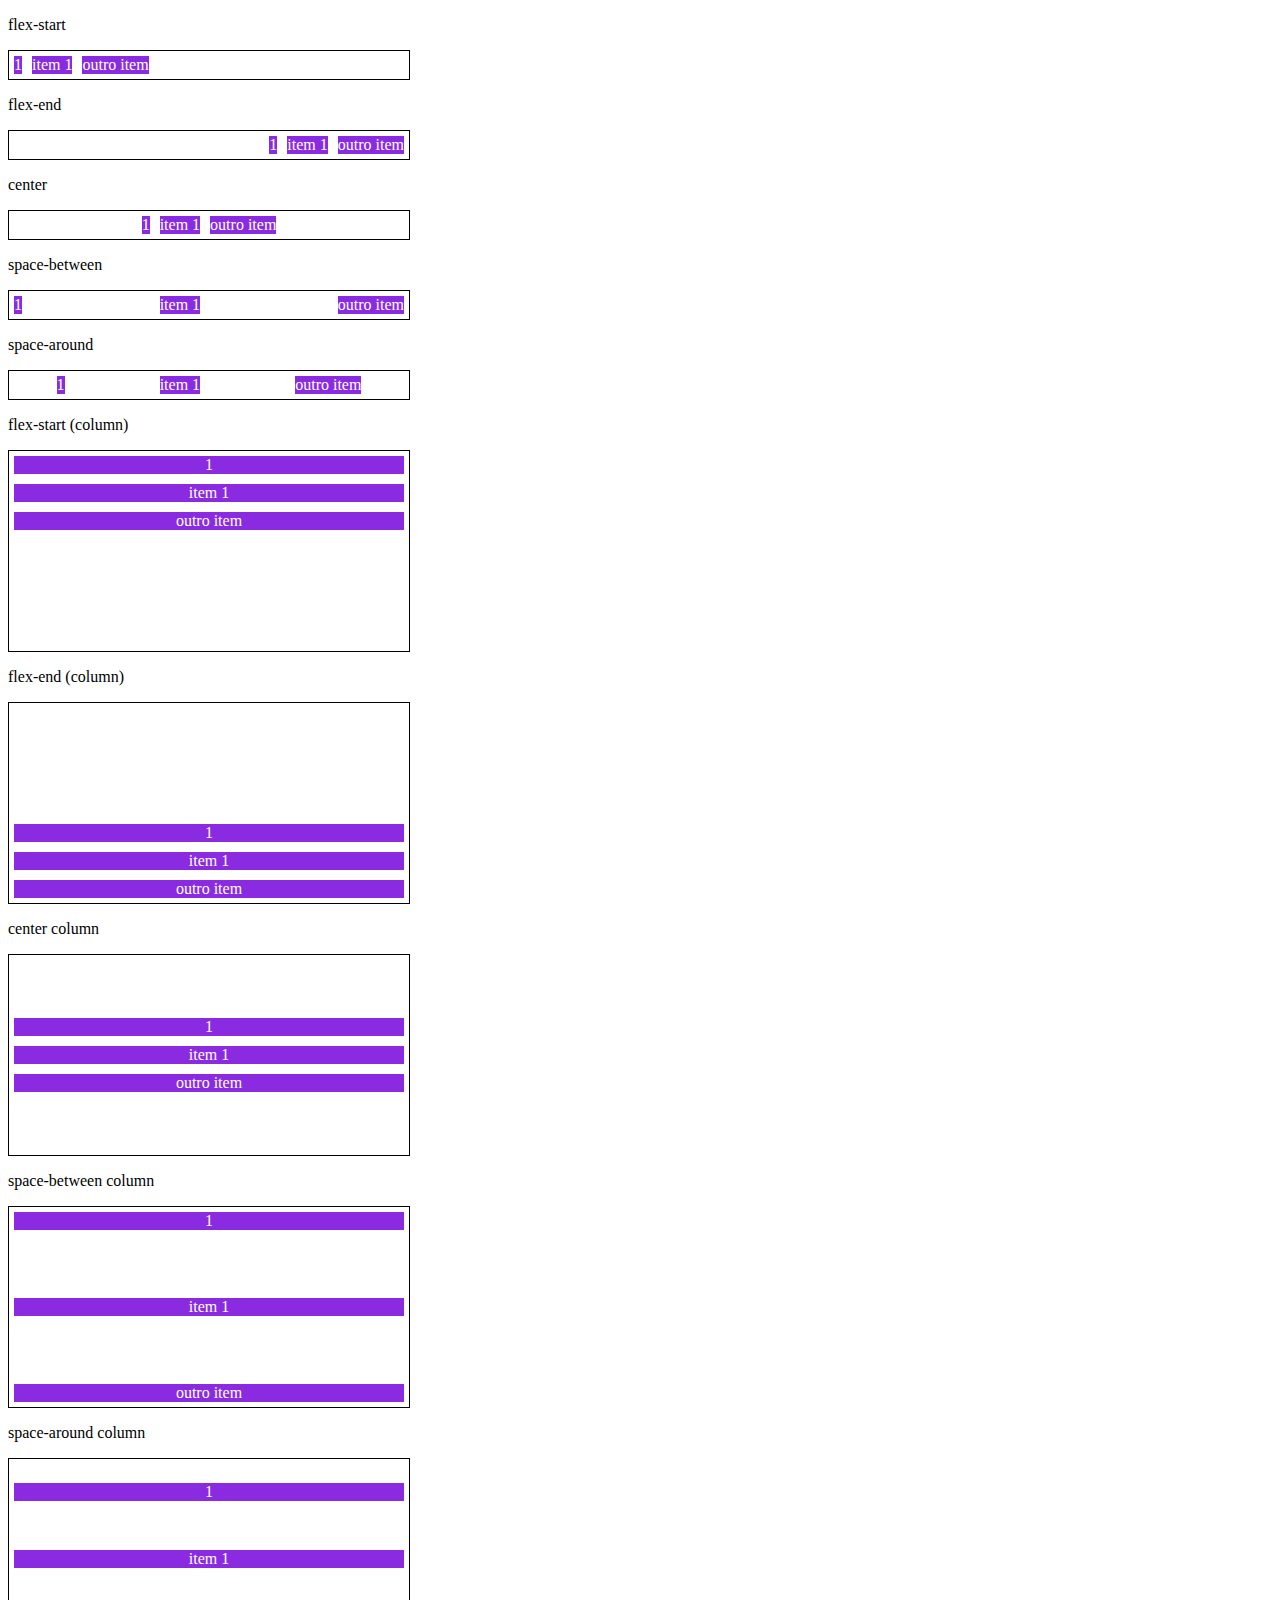
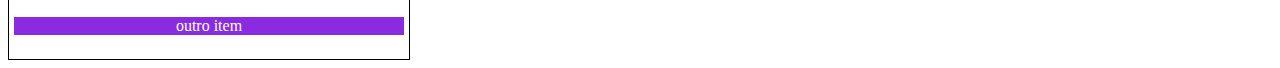
<file: HTML/justify-contest.html>
<!DOCTYPE html>
<html lang="en">
<head>
    <meta charset="UTF-8">
    <meta http-equiv="X-UA-Compatible" content="IE=edge">
    <meta name="viewport" content="width=device-width, initial-scale=1.0">
    <title>Fundamentos Justify contest</title>
    <style>
        .container{
            max-width: 400px;
        border: 1px solid black;
        margin: 0;
        display: flex;

        }
        .item{
            background-color: blueviolet;
            margin: 5px;
            text-align: center;
            color: white;
        }
        .flex-start{
            justify-content: flex-start;
        }
        .flex-end{
            justify-content: flex-end;
        }
        .center{
            justify-content: center;
        }
        .space-between{
            justify-content: space-between;
        }
        .space-around{
            justify-content: space-around;
        }
        .column{
            flex-direction: column;
            min-height: 200px;
        }
    </style>
</head>
<body>
    <p>flex-start</p>
    <section class="container flex-start">
<div class="item">1</div>
<div class="item">item 1</div>
<div class="item">outro item</div>
    </section>

    <p>flex-end</p>
    <section class="container flex-end">
        <div class="item">1</div>
        <div class="item">item 1</div>
        <div class="item">outro item</div>
            </section>

            <p>center</p>
            <section class="container center">
                <div class="item">1</div>
                <div class="item">item 1</div>
                <div class="item">outro item</div>
                    </section>

                    <p>space-between</p>
                    <section class="container space-between">
                        <div class="item">1</div>
                        <div class="item">item 1</div>
                        <div class="item">outro item</div>
                            </section>

                            <p>space-around</p>
                            <section class="container space-around">
                                <div class="item">1</div>
                                <div class="item">item 1</div>
                                <div class="item">outro item</div>
                                    </section>
                                    <p>flex-start (column)</p>
                                    <section class="container flex-start column">
                                <div class="item">1</div>
                                <div class="item">item 1</div>
                                <div class="item">outro item</div>
                                    </section>
                                
                                    <p>flex-end (column)</p>
                                    <section class="container flex-end column">
                                        <div class="item">1</div>
                                        <div class="item">item 1</div>
                                        <div class="item">outro item</div>
                                            </section>
                                            <p>center column</p>
                                            <section class="container center column">
                                                <div class="item">1</div>
                                                <div class="item">item 1</div>
                                                <div class="item">outro item</div>
                                                    </section>
                                                    <p>space-between column</p>
                                                    <section class="container space-between column">
                                                        <div class="item">1</div>
                                                        <div class="item">item 1</div>
                                                        <div class="item">outro item</div>
                                                            </section>
                                                            <p>space-around column</p>
                                                            <section class="container space-around column">
                                                                <div class="item">1</div>
                                                                <div class="item">item 1</div>
                                                                <div class="item">outro item</div>
                                                                    </section>
</body>
</html>
</file>
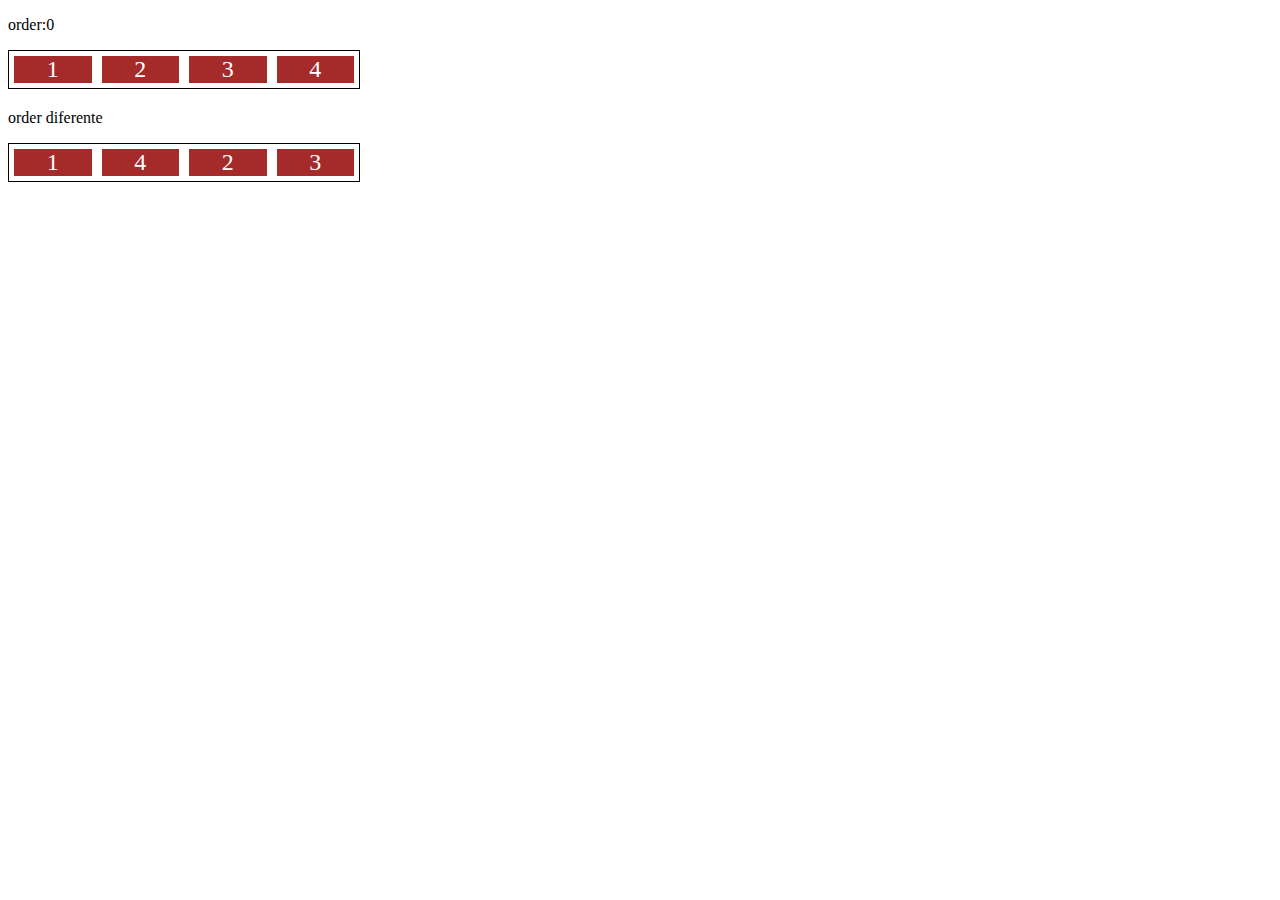
<file: HTML/order.html>
<!DOCTYPE html>
<html lang="en">
<head>
    <meta charset="UTF-8">
    <meta http-equiv="X-UA-Compatible" content="IE=edge">
    <meta name="viewport" content="width=device-width, initial-scale=1.0">
    <title>order</title>
    <style>
        .flex-container{
            display: flex;
            max-width: 350px;
            border: 1px solid black;
            margin-bottom: 20px;
        }

        .item{
            flex: 1;
            background: brown;
            color: white;
            text-align: center;
            font-size: 24px;
            margin: 5px;
            order: 0;

        }
        .o1{
            order: 1;
        }
        .o2{
            order: 2;
        }
        .o3{
            order: 3;
        }
    </style>
</head>
<body>
    <p>order:0</p>
    <div class="flex-container">
        <div class="item">1</div>
        <div class="item">2</div>
        <div class="item">3</div>
        <div class="item">4</div>
    </div>

    <p>order diferente</p>
    <div class="flex-container">
        <div class="item">1</div>
        <div class="item o2">2</div>
        <div class="item o3">3</div>
        <div class="item o1">4</div>
    </div>

</body>
</html>
</file>
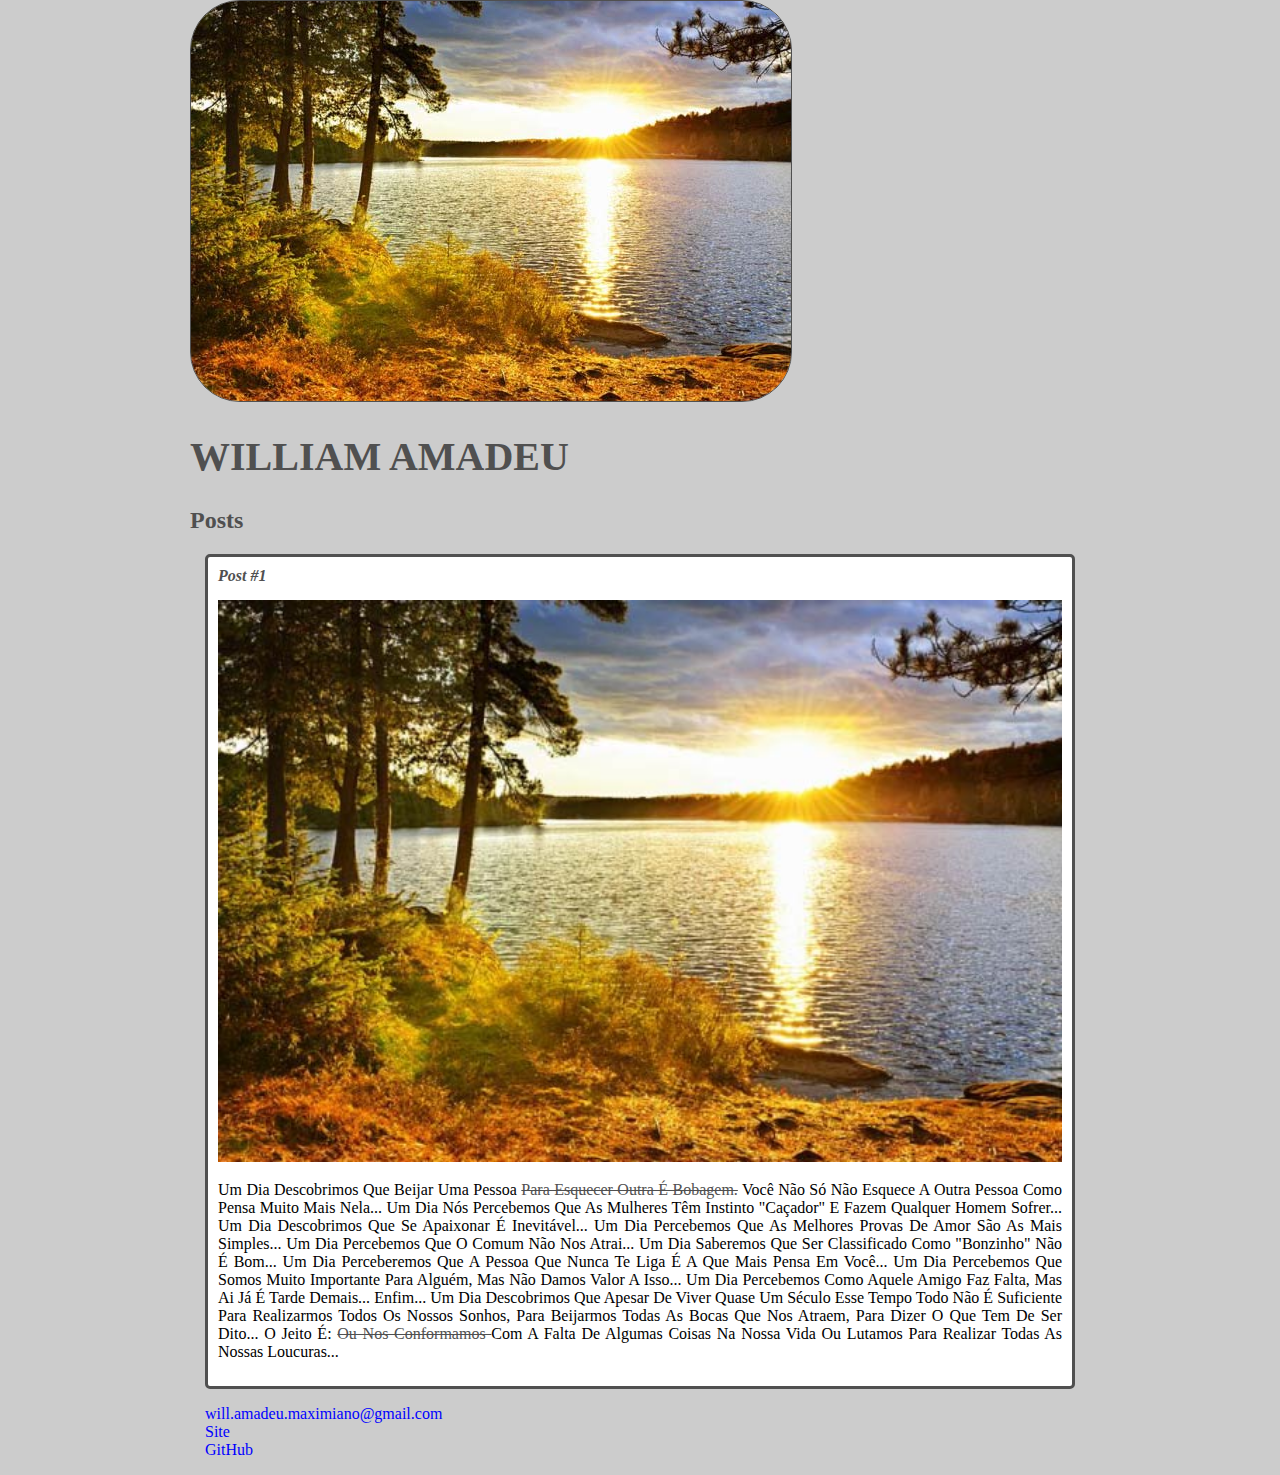
<file: HTML/site_pessoal.html>
<!DOCTYPE html>
<html>
<head>
<meta charset="utf-8">
<title>William</title>
<link rel="stylesheet" href="style.css">
</head>
<body>
<header>
<img src="moça.jpg" alt="moça aleatória" class="photo">
<h1 id="title">William Amadeu</h1>
</header>
<section>
<header>
<h2 class="subtitle">Posts</h2>
</header>
<article class="post">
<header>
<h3 class="post_title">Post #1</h3>
<img src="moça.jpg" alt="Editor de texto contendo código HTML" class="post_image">
</header>
<p class="post_content">
Um dia descobrimos que beijar uma pessoa <a href="https://www.pensador.com/textos_sobre_vida/" target="_blank"> para esquecer outra é bobagem.</a>
Você não só não esquece a outra pessoa como pensa muito mais nela...
Um dia nós percebemos que as mulheres têm instinto "caçador" e fazem qualquer homem sofrer...
Um dia descobrimos que se apaixonar é inevitável...
Um dia percebemos que as melhores provas de amor são as mais simples...
Um dia percebemos que o comum não nos atrai...
Um dia saberemos que ser classificado como "bonzinho" não é bom...
Um dia perceberemos que a pessoa que nunca te liga é a que mais pensa em você...
Um dia percebemos que somos muito importante para alguém, mas não damos valor a isso...
Um dia percebemos como aquele amigo faz falta, mas ai já é tarde demais...
Enfim...
Um dia descobrimos que apesar de viver quase um século esse tempo todo não é suficiente para realizarmos todos os nossos sonhos, para beijarmos todas as bocas que nos atraem, para dizer o que tem de ser dito...
O jeito é: <a href="mailto:will.amadeu.maximiano@gmail.com">ou nos conformamos </a>com a falta de algumas coisas na nossa vida ou lutamos para realizar todas as nossas loucuras...
</p>
</article>
</section>
<footer>
<ul class="contacts_list">
<li>
<a href="mailto: will.amadeu.maximiano@gmail.com">will.amadeu.maximiano@gmail.com</a>
</li>
<li>
<a href="https://unsplash.com/s/photos/pessoas" target="_blank">Site</a>
</li>
<li>
<a href="https://github.com/Will1985AMS/dio-desafio-github" target="_blank">GitHub</a>
</li>
</ul>
</footer>
</body>
</html>
</file>
<file: instagram-dio-master/style.css>
* {
    padding: 0;
    margin: 0;
    box-sizing: border-box;
    text-decoration: none;
    font-family: sans-serif;
    font-size: 14px;
}

body {
    width: 100%;
    min-height: 100vh;
    background-color: rgb(243, 243, 243);
    margin: 0;
    padding: 0;
    display: flex;
    justify-content: center;
}

.instagram-wrapper {
    display: flex;
    align-items: center;
    justify-content: start;
    width: 60%;
    height: 100vh;
}

.instagram-phone {
    display: flex;
    align-items: center;
    justify-content: center;
    width: 50%;
}

.instagram-phone img {
    height: 50rem;
}

.instagram-continue {
    display: flex;
    align-items: center; /* horizontal */
    justify-content: space-around; /* vertical */
    flex-direction: column;
    width: 50%;
    min-height: 34rem;
}

.group {
    display: flex;
    justify-content: space-between;
    align-items: center;
    flex-direction: column;
    background-color: #ffffff;
    width: 100%;
    padding: 1.3rem 0;
    border: 1px solid lightgray;
}

.group:nth-child(1) {
    min-height: 19rem;
}

.instagram-logo {
    height: 3rem;
}

.profile-photo {
    display: flex;
    justify-content: center;
    align-items: center;
    border-radius: 50%;
    overflow: hidden;
}

.profile-photo img {
    height: 6rem;
}

.instagram-login {
    background-color: #0095f6;
    color: #ffffff;
    padding: 8px;
    border-radius: 4px;
}

.instagram-logout {
    color: #0095f6;
    margin-top: 1rem;
}

.not-account {
    color: rgb(160, 160, 160);
}

.link-blue {
    color: #0095f6;
}

.get-the-app {
    display: flex;
    flex-direction: column;
    align-items: center;
    justify-content: center;
    width: 100%;
    padding: 1.3rem 0;
}

.download {
    display: flex;
    width: 100%;
    justify-content: space-evenly;
    align-items: center;
    padding: 1rem;
}

.app-download {
    height: 3rem;
    width: 10rem;
    background-size: cover;
}

.app-download:nth-child(1) {
    background-image: url('./img/apple-button.png');
}

.app-download:nth-child(2) {
    background-image: url('./img/googleplay-button.png');
}

/* media queries */


@media (max-width: 1024px) {
    .instagram-wrapper {
        width: 90%;
    }
}

@media (max-width: 650px) {
    body {
        background-color: #ffffff;
    }

    .instagram-wrapper {
        width: 90%;
    }

    .instagram-phone {
        display: none;
    }

    .instagram-continue {
        width: 100%;
    }
    
    .group {
        border: 1px solid transparent;
    }
}
</file>
<file: HTML/project-flexbox-dio-master/project-flexbox-dio-master/flex-projeto/style.css>
*{
    margin: 0;
    padding: 0;
    font-family: 'Open Sans', sans-serif;
}

ul{
    list-style: none;
    margin: 0;
    padding: 0;
}

ul li a{
text-decoration: none;
}

div img{
    display: block;
    width: 100%;
}
.flex-container{
    display: flex;
    max-width: 992px;
    margin: auto;
    width: 100%;
    min-width: 320px;

}

header{
    background-color: #122a57;
    height: 100px;
    display: flex;
    align-items: center;
    color: #fff;
}

header .list-items{
    display: flex;
    width: 100%;
    max-width: 260px;
    justify-content: space-between;
    align-items: center;
}
.list-items li a{
    color: #fff;
}

header .menu{
    justify-content: space-between;
}

.apresentacao{
    height: 100vh;
    align-items: center;
    justify-content: space-between;

}



.texto-apresentacao h1{
    color: #122a57;
    font-size: 48px;
    margin-bottom: 10px;
}

.btn{
 background-color: #122a57;
 color: #fff;
 text-align: center;
 border-radius: 30px;
 width: 220px;
 display: block;
 text-decoration: none;
 height: 50px;
 line-height: 50px;
 margin-top: 10px;
 margin-bottom: 10px;
}

#quem-somos{
    flex-direction: row-reverse;
    align-items: center;
    justify-content: space-between;
}

#quem-somos h2{
    font-size: 32px;
    color: #122a57;
    display: flex;
    margin-bottom: 20px;
}

#quem-somos h2::before{
    content: "";
    height: 50px;
width: 5px;
margin-right: 5px;
background-color: #122a57;
position: relative;
}

#quem-somos p{
    margin-bottom: 10px;
    width: 90%;
}

#quem-somos img{
    min-width: 420px;
}

.container-externo{
    background-color: #122a57;
    width: 100%;
}

#serviços{
    flex-direction: column;
    padding-top: 50px;
    padding-bottom: 100px;
}

#servicos h2{
    color: #fff;
    font-size: 32px;
    margin-bottom: 20px;
}

.list-servicos{
    display: flex;
    justify-content: space-between;
}

.list-servicos .item-servico{
text-align: center;

}
.item-servico a{
    width: 220px;
    background-color: #fff;
    border-radius: 30px;
    height: 50px;
    text-align: center;
    line-height: 50px;
    padding: 5px;
    color: #122a57;
    font-size: 12px;
    text-decoration: none;
    font-weight: 700;
}

.item-servico p{
    font-weight: 700;
    font-size: 18px;
    color: #fff;
    margin-top: 20px;
}

.item-servico img{
    width: 80%;
    margin: auto;
}

#planos{
flex-direction: column;
min-height: 100vh;
padding-top: 50px;
}

.list-planos{
    display: flex;
    align-items: flex-end;
    justify-content: space-between;
}

#planos h2{
    font-size: 32px;
}
.item-plano{
    flex: 1;
    border: 5px solid #122a57;
    margin-right: 20px;
    padding: 10px;
    max-width: 240px;
    margin-bottom: 20px;
}

.item-plano .btn{
    margin: auto;
 
    
}

.item-plano h3{
    font-size: 24px;
    display: flex;
    flex-direction: column;
    text-align: center;
    margin-top: 20px;
}

.item-plano h3::after{
    content: "";
    background-color: #122a57;
    width: 100%;
    height: 3px;
    margin-top: 20px;
    margin-bottom: 10px;

}

.item-plano ul{
    padding: 10px 20px;
    display: flex;
    flex-direction: column;
    margin-bottom: 10px;
}

.item-plano ul li{
    display: flex;
    flex-wrap: nowrap;
    align-items: center;
}

.item-plano ul li::before{
    content: "";
    width: 10px;
    height: 10px;
    background-color: #122a57;
    margin-right: 5px;
}

footer{
    background-color: #122a57;
    height: 70px;
    display: flex;
    align-items: center;
}
footer .footer{
    justify-content: space-between;
    color: #fff;
}

/*mobile*/
@media(max-width: 992px){
.flex-container{
    flex-direction: column;
}


}

.apresentacao{
    flex-direction: column-reverse;
}

.apresentacao .texto-apresentacao{
    width: 100%;
}

#quem-somos img{
    min-width: 320px;
    margin: auto;
}
#quem-somos{
    flex-direction: column-reverse;
}
.list-servicos{
    flex-direction: column;
}
.item-servico img{
    width: 50%;
    margin: auto;
}
.list-planos{
    flex-direction: column;
    align-items: flex-start;
    margin-bottom: 20px;
}
.list-planos .item-plano{
    max-width: 90%;
    margin: auto;
    width: 100%;
    margin-bottom: 20px;
 

}
</file>
<file: HTML/style.css>
body {
background: #ccc;
font-family: verdana;
width: 900px;
margin: auto;
}

.photo{
    border: 1px solid #505050;
border-radius: 50px;
}

#title, .subtitle, .post_title {
 color:#505050   
}

#title {
    font-size: 40px;
    text-transform: uppercase;
}

a {
    text-decoration: line-through;
    color: #505050;
}
.post_title {
font-size: 16px;
font-style: italic;
margin: 0;
margin-bottom: 15px;
}

.post {
background: #fff;
padding: 10px;
border: 3px solid #505050;
margin: 15px;
border-radius: 5px;
}

.post_content {
    margin: 0;
    margin-bottom: 15px;
    text-transform: capitalize;
    text-align: justify;
}

.post_image {
    margin-bottom: 15px;
    width: 100%;
}
.contacts_list {
    list-style-type: none;
    padding-left: 15px;
}
.contacts_list li a {
    color: blue;
    text-decoration: none;
}
</file>
